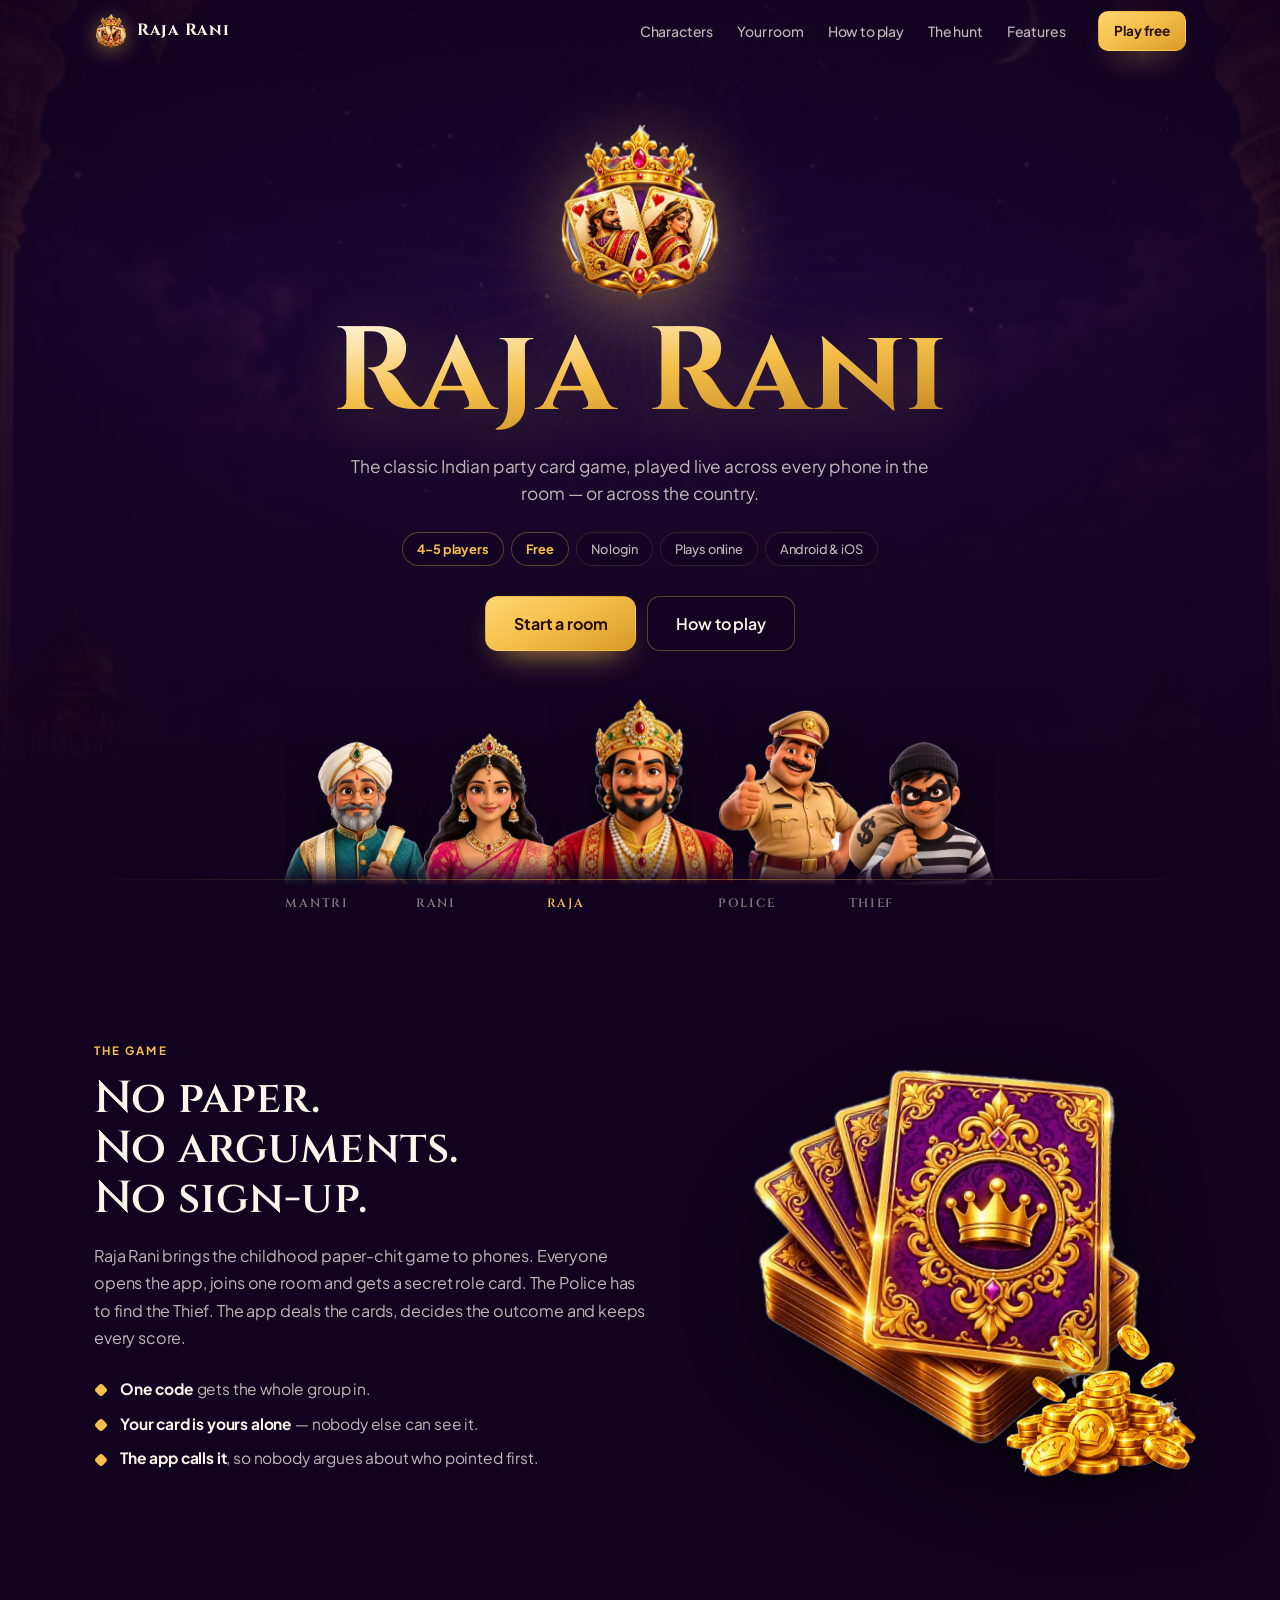
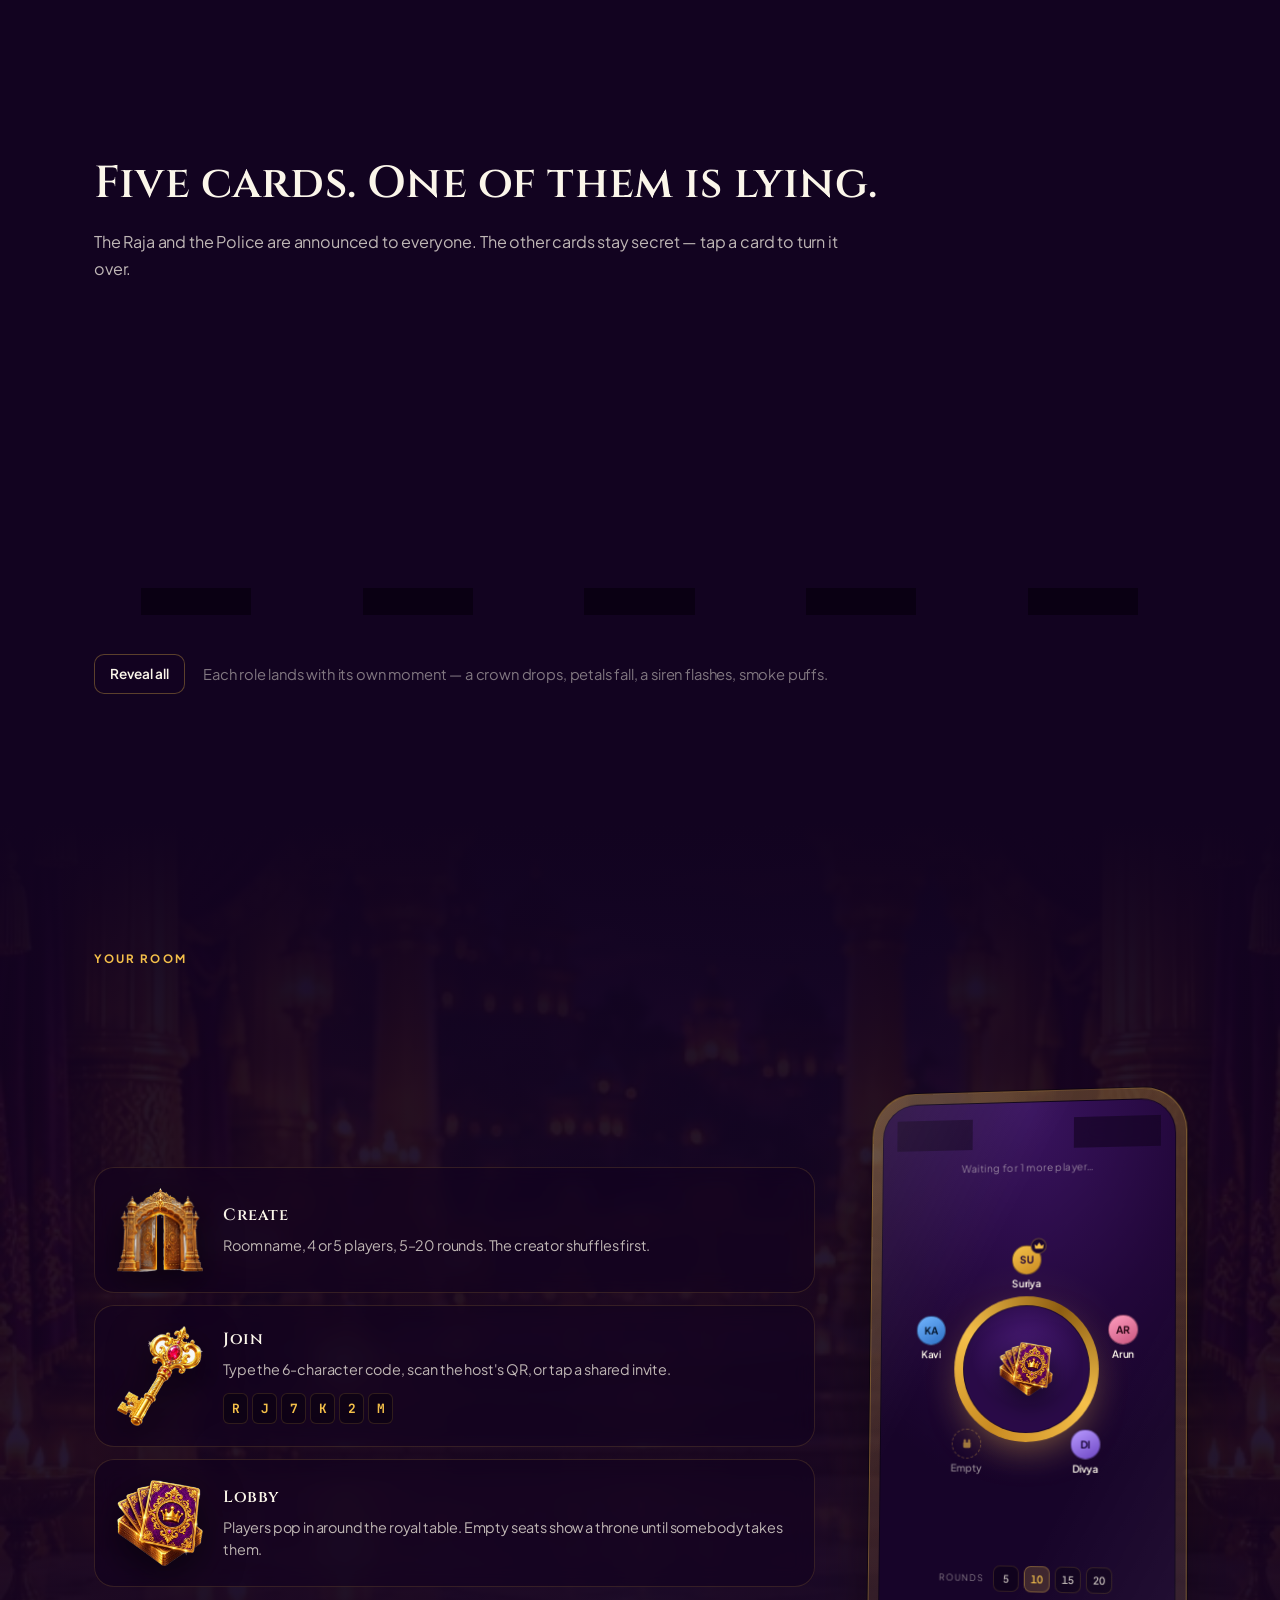
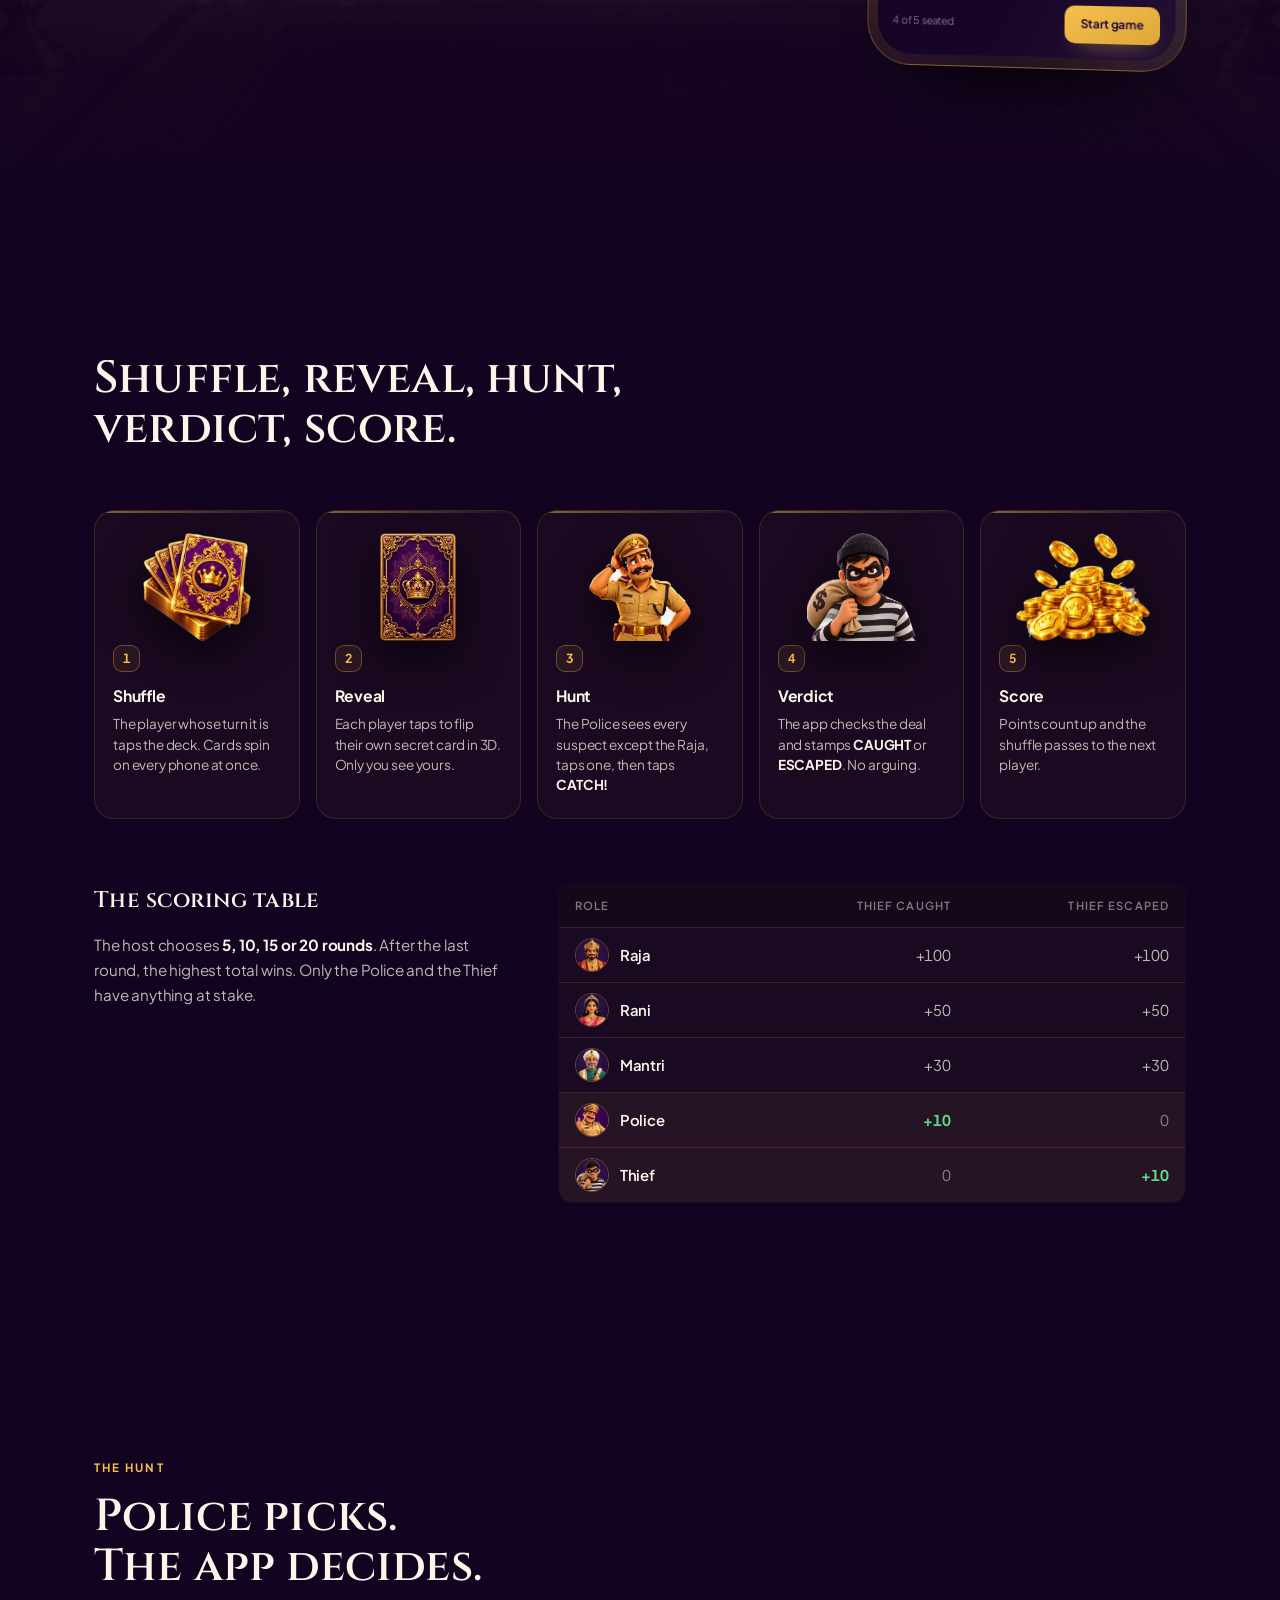
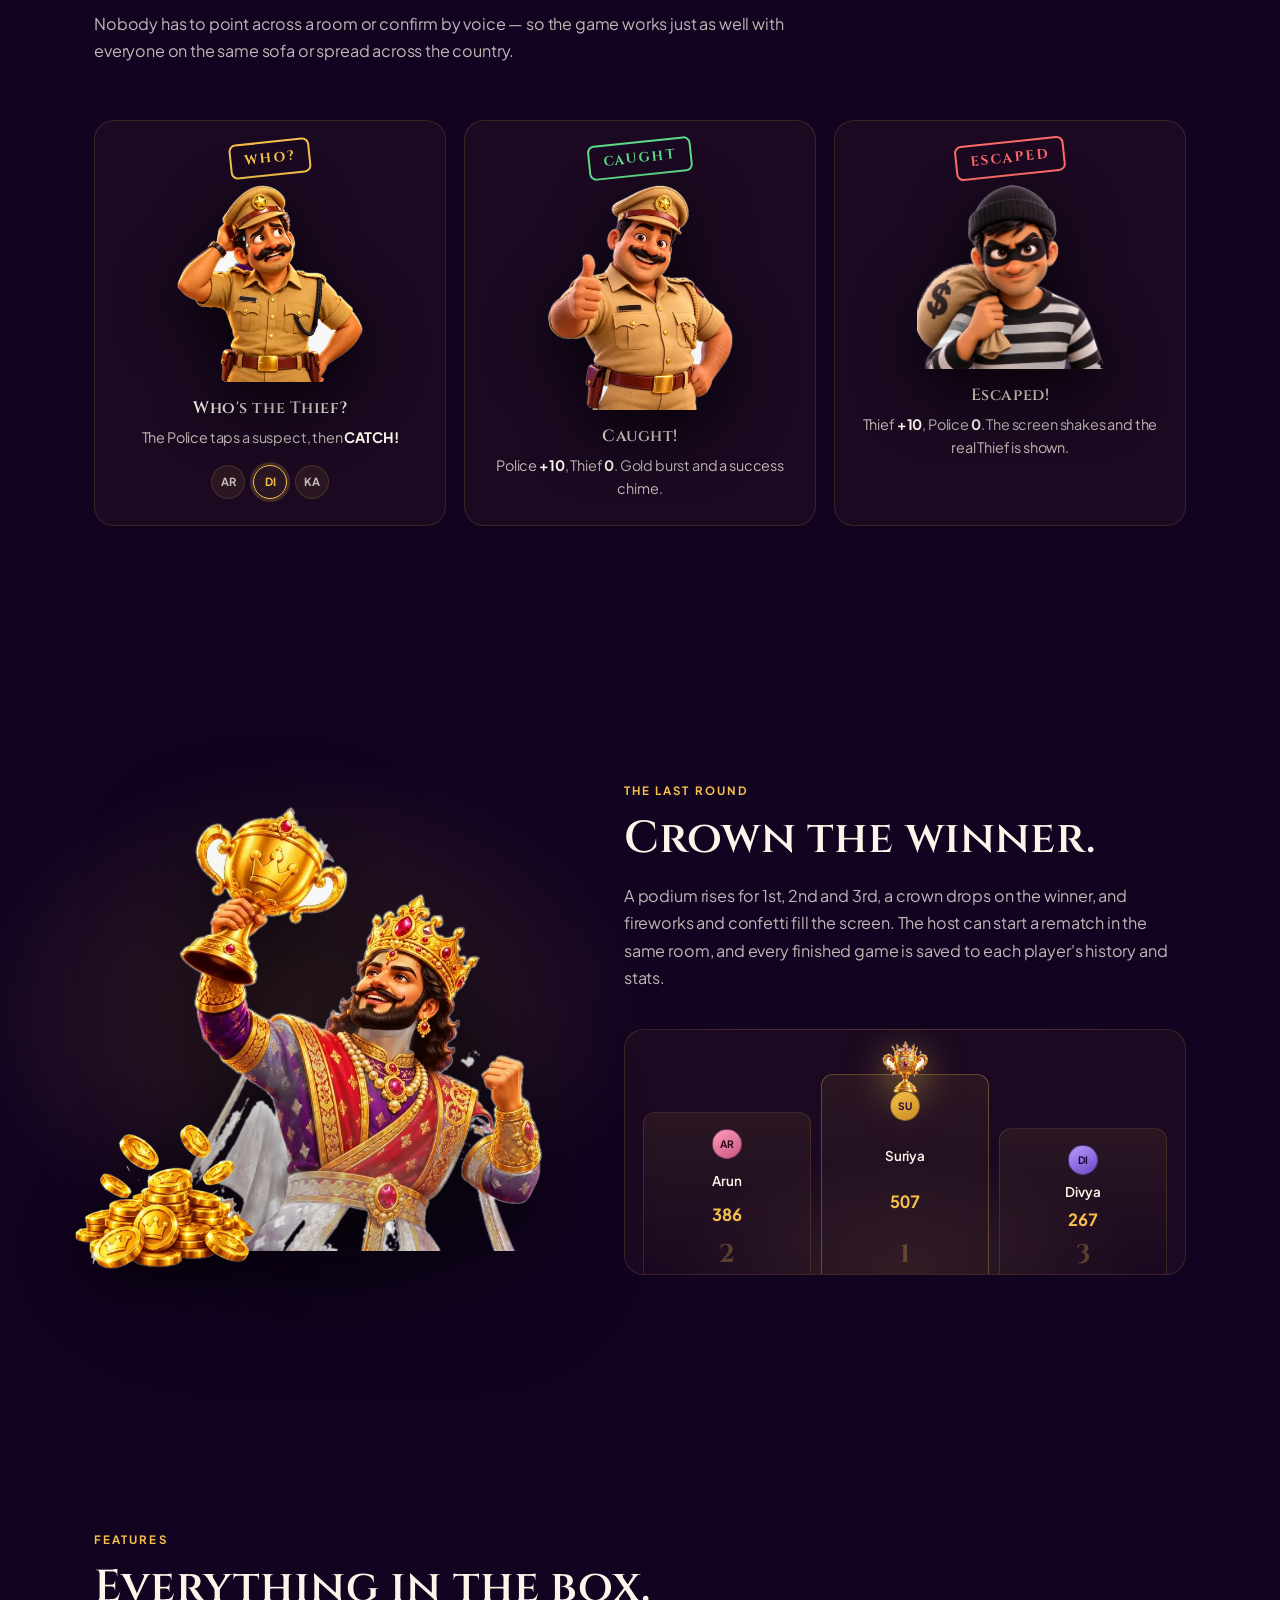
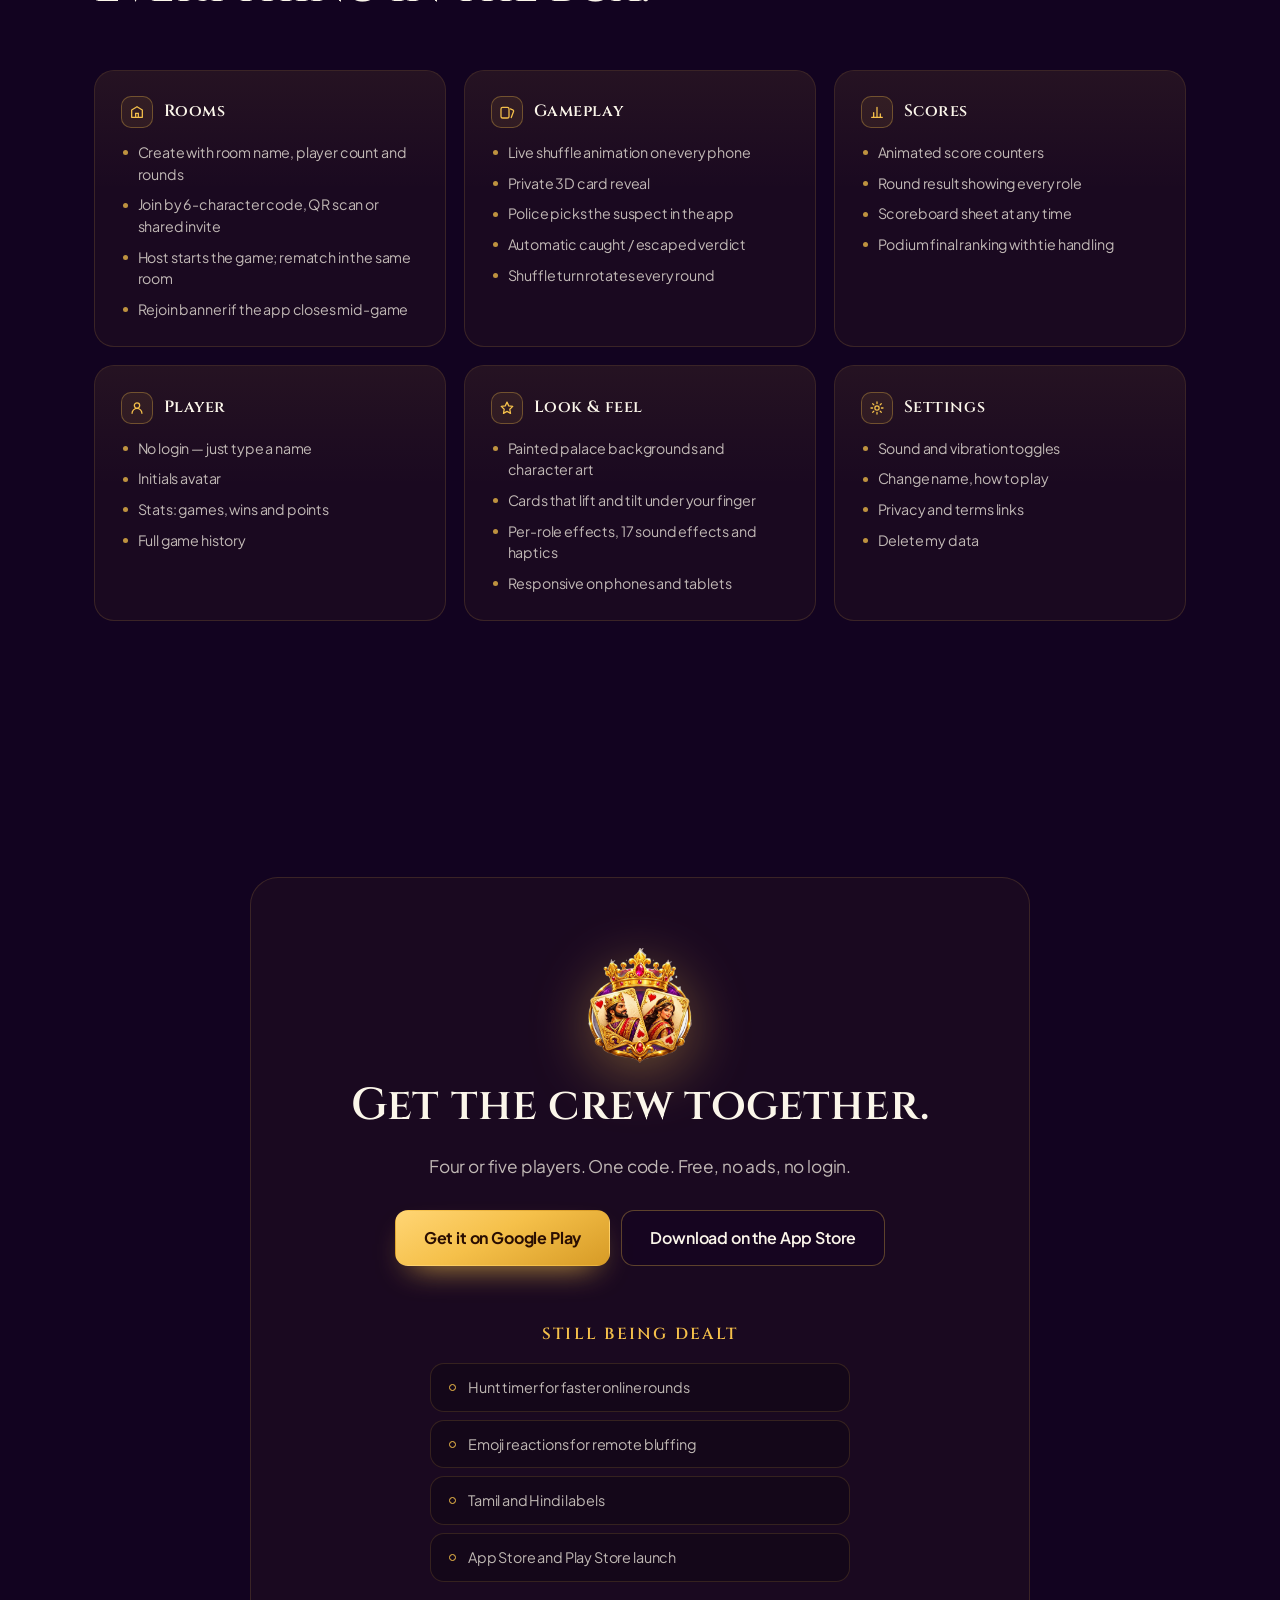
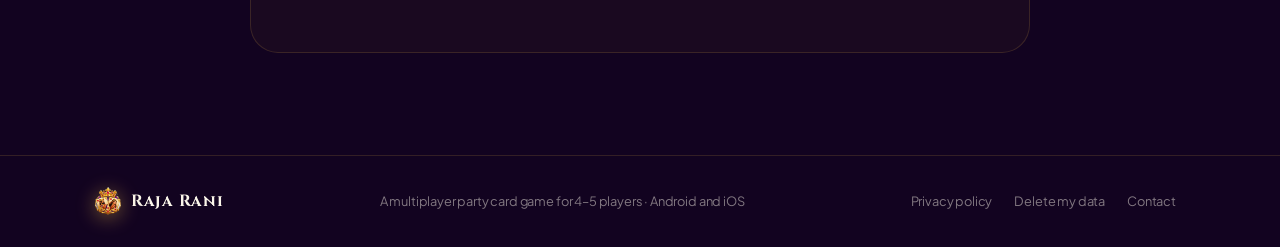
<file: index.html>
<!DOCTYPE html>
<html lang="en">
<head>
<meta charset="utf-8">
<meta name="viewport" content="width=device-width, initial-scale=1, viewport-fit=cover">
<title>Raja Rani — Multiplayer Party Card Game</title>
<meta name="description" content="The classic Indian party card game, played live across every phone in the room — or across the country. One room, one code, five secret roles. The Police has to find the Thief. Free, no login.">
<meta name="color-scheme" content="dark">
<meta name="theme-color" content="#130321">
<meta property="og:title" content="Raja Rani — Multiplayer Party Card Game">
<meta property="og:description" content="One room, one code, five secret roles. The Police has to find the Thief. Free, no login, 4–5 players.">
<meta property="og:type" content="website">
<meta property="og:image" content="assets/img/logo.webp">
<link rel="preconnect" href="https://fonts.googleapis.com">
<link rel="preconnect" href="https://fonts.gstatic.com" crossorigin>
<link href="https://fonts.googleapis.com/css2?family=Cinzel:wght@500;600;700&family=Plus+Jakarta+Sans:wght@400;500;600;700&family=JetBrains+Mono:wght@500&display=swap" rel="stylesheet">
<link rel="preload" as="image" href="assets/img/bg-palace.webp">
<link rel="preload" as="image" href="assets/img/logo.webp">
<link rel="stylesheet" href="styles.css">
<link rel="icon" href="assets/img/logo.webp">
</head>
<body>
<a class="skip-link" href="#main">Skip to content</a>

<!-- ───────── NAV ───────── -->
<header class="nav" id="nav">
  <div class="nav__inner">
    <a class="brand" href="#top" aria-label="Raja Rani, top of page">
      <img class="brand__mark" src="assets/img/logo.webp" alt="" width="36" height="36" decoding="async">
      <span class="brand__name">Raja&nbsp;Rani</span>
    </a>
    <nav class="nav__links" aria-label="Sections">
      <a href="#roles">Characters</a>
      <a href="#rooms">Your room</a>
      <a href="#round">How to play</a>
      <a href="#hunt">The hunt</a>
      <a href="#features">Features</a>
    </nav>
    <div class="nav__actions">
      <a class="btn btn--gold btn--sm" href="#get">Play free</a>
    </div>
  </div>
</header>

<main id="main">

<!-- ═════════ HERO ═════════ -->
<section class="hero" id="top">
  <div class="hero__bg" aria-hidden="true">
    <img src="assets/img/bg-palace.webp" alt="" width="619" height="1100" fetchpriority="high" decoding="async">
  </div>
  <div class="hero__rays" aria-hidden="true"></div>
  <div class="hero__veil" aria-hidden="true"></div>

  <div class="wrap hero__inner">
    <img class="hero__logo reveal" src="assets/img/logo.webp" alt="Raja Rani" width="691" height="760" fetchpriority="high" decoding="async">

    <h1 class="display reveal" style="--i:1">Raja Rani</h1>

    <p class="lede reveal" style="--i:2">
      The classic Indian party card game, played live across every phone in the room —
      or across the country.
    </p>

    <div class="chips reveal" style="--i:3">
      <span class="chip chip--gold">4–5 players</span>
      <span class="chip chip--gold">Free</span>
      <span class="chip">No login</span>
      <span class="chip">Plays online</span>
      <span class="chip">Android &amp; iOS</span>
    </div>

    <div class="hero__cta reveal" id="get" style="--i:4">
      <a class="btn btn--gold btn--lg" href="#rooms">Start a room</a>
      <a class="btn btn--ghost btn--lg" href="#round">How to play</a>
    </div>
  </div>

  <!-- the cast, lined up on the palace steps -->
  <div class="cast" aria-hidden="true">
    <figure class="cast__fig reveal" style="--i:0"><img src="assets/img/cut-mantri.webp" alt="" width="760" height="756" decoding="async"><figcaption>Mantri</figcaption></figure>
    <figure class="cast__fig reveal" style="--i:1"><img src="assets/img/cut-rani.webp" alt="" width="724" height="760" decoding="async"><figcaption>Rani</figcaption></figure>
    <figure class="cast__fig cast__fig--lead reveal" style="--i:2"><img src="assets/img/cut-raja.webp" alt="" width="760" height="760" decoding="async"><figcaption>Raja</figcaption></figure>
    <figure class="cast__fig reveal" style="--i:3"><img src="assets/img/cut-police.webp" alt="" width="632" height="760" decoding="async"><figcaption>Police</figcaption></figure>
    <figure class="cast__fig reveal" style="--i:4"><img src="assets/img/cut-thief.webp" alt="" width="760" height="750" decoding="async"><figcaption>Thief</figcaption></figure>
  </div>
  <div class="hero__fade" aria-hidden="true"></div>
</section>

<!-- ═════════ PITCH ═════════ -->
<section class="section pitch">
  <div class="wrap">
    <div class="pitch__grid">
      <div>
        <p class="eyebrow reveal">The game</p>
        <h2 class="h2 reveal" style="--i:1">No paper. No arguments.<br>No sign-up.</h2>
        <p class="section__lede reveal" style="--i:2">
          Raja Rani brings the childhood paper-chit game to phones. Everyone opens the app,
          joins one room and gets a secret role card. The Police has to find the Thief.
          The app deals the cards, decides the outcome and keeps every score.
        </p>
        <ul class="pitch__points" role="list">
          <li class="reveal" style="--i:0"><b>One code</b> gets the whole group in.</li>
          <li class="reveal" style="--i:1"><b>Your card is yours alone</b> — nobody else can see it.</li>
          <li class="reveal" style="--i:2"><b>The app calls it</b>, so nobody argues about who pointed first.</li>
        </ul>
      </div>
      <div class="pitch__art reveal" style="--i:1">
        <img class="pitch__deck" src="assets/img/deck.webp" alt="A fanned deck of ornate Raja Rani cards" width="619" height="620" loading="lazy" decoding="async">
        <img class="pitch__coins" src="assets/img/coins.webp" alt="" width="620" height="499" loading="lazy" decoding="async" aria-hidden="true">
      </div>
    </div>
  </div>
</section>

<!-- ═════════ CHARACTERS ═════════ -->
<section class="section roles" id="roles">
  <div class="wrap">
    <header class="section__head">
      <p class="eyebrow reveal">The characters</p>
      <h2 class="h2 reveal" style="--i:1">Five cards. One of them is lying.</h2>
      <p class="section__lede reveal" style="--i:2">
        The Raja and the Police are announced to everyone. The other cards stay secret —
        tap a card to turn it over.
      </p>
    </header>

    <div class="deckgrid" id="deckgrid">

      <button class="flip reveal" type="button" aria-pressed="false" style="--i:0" data-role="raja">
        <span class="flip__inner">
          <span class="flip__face flip__back">
            <img src="assets/img/card-back.webp" alt="" width="493" height="700" loading="lazy" decoding="async">
            <span class="flip__hint">Tap to reveal</span>
          </span>
          <span class="flip__face flip__front">
            <img src="assets/img/role-raja.webp" alt="" width="640" height="640" loading="lazy" decoding="async">
            <span class="rolecard__pts">+100</span>
            <span class="rolecard__text">
              <b class="rolecard__name">Raja</b>
              <span class="rolecard__sub">the king</span>
              <span class="rolecard__note">+100 every round</span>
            </span>
          </span>
        </span>
      </button>

      <button class="flip reveal" type="button" aria-pressed="false" style="--i:1" data-role="rani">
        <span class="flip__inner">
          <span class="flip__face flip__back">
            <img src="assets/img/card-back.webp" alt="" width="493" height="700" loading="lazy" decoding="async">
            <span class="flip__hint">Tap to reveal</span>
          </span>
          <span class="flip__face flip__front">
            <img src="assets/img/role-rani.webp" alt="" width="640" height="640" loading="lazy" decoding="async">
            <span class="rolecard__pts">+50</span>
            <span class="rolecard__text">
              <b class="rolecard__name">Rani</b>
              <span class="rolecard__sub">the queen</span>
              <span class="rolecard__note">+50 every round</span>
            </span>
          </span>
        </span>
      </button>

      <button class="flip reveal" type="button" aria-pressed="false" style="--i:2" data-role="mantri">
        <span class="flip__inner">
          <span class="flip__face flip__back">
            <img src="assets/img/card-back.webp" alt="" width="493" height="700" loading="lazy" decoding="async">
            <span class="flip__hint">Tap to reveal</span>
          </span>
          <span class="flip__face flip__front">
            <img src="assets/img/role-mantri.webp" alt="" width="640" height="640" loading="lazy" decoding="async">
            <span class="rolecard__pts">+30</span>
            <span class="rolecard__text">
              <b class="rolecard__name">Mantri</b>
              <span class="rolecard__sub">the minister</span>
              <span class="rolecard__note">+30 · 5 players only</span>
            </span>
          </span>
        </span>
      </button>

      <button class="flip reveal" type="button" aria-pressed="false" style="--i:3" data-role="police">
        <span class="flip__inner">
          <span class="flip__face flip__back">
            <img src="assets/img/card-back.webp" alt="" width="493" height="700" loading="lazy" decoding="async">
            <span class="flip__hint">Tap to reveal</span>
          </span>
          <span class="flip__face flip__front">
            <img src="assets/img/role-police.webp" alt="" width="640" height="640" loading="lazy" decoding="async">
            <span class="rolecard__pts">+10 / 0</span>
            <span class="rolecard__text">
              <b class="rolecard__name">Police</b>
              <span class="rolecard__sub">finds the Thief</span>
              <span class="rolecard__note">+10 if caught, 0 if wrong</span>
            </span>
          </span>
        </span>
      </button>

      <button class="flip reveal" type="button" aria-pressed="false" style="--i:4" data-role="thief">
        <span class="flip__inner">
          <span class="flip__face flip__back">
            <img src="assets/img/card-back.webp" alt="" width="493" height="700" loading="lazy" decoding="async">
            <span class="flip__hint">Tap to reveal</span>
          </span>
          <span class="flip__face flip__front">
            <img src="assets/img/role-thief.webp" alt="" width="640" height="640" loading="lazy" decoding="async">
            <span class="rolecard__pts">0 / +10</span>
            <span class="rolecard__text">
              <b class="rolecard__name">Thief</b>
              <span class="rolecard__sub">stays hidden</span>
              <span class="rolecard__note">+10 if escaped, 0 if caught</span>
            </span>
          </span>
        </span>
      </button>
    </div>

    <p class="deckgrid__foot reveal">
      <button class="btn btn--ghost btn--sm" type="button" id="flipAll">Reveal all</button>
      <span>Each role lands with its own moment — a crown drops, petals fall, a siren flashes, smoke puffs.</span>
    </p>
  </div>
</section>

<!-- ═════════ ROOMS ═════════ -->
<section class="section rooms" id="rooms">
  <div class="rooms__bg" aria-hidden="true">
    <img src="assets/img/bg-hall.webp" alt="" width="619" height="1100" loading="lazy" decoding="async">
  </div>
  <div class="wrap">
    <header class="section__head">
      <p class="eyebrow reveal">Your room</p>
      <h2 class="h2 reveal" style="--i:1">Six letters. Everybody's in.</h2>
    </header>

    <div class="rooms__grid">
      <div class="rooms__tiles">
        <article class="tile reveal" style="--i:0">
          <img class="tile__art" src="assets/img/door.webp" alt="" width="700" height="680" loading="lazy" decoding="async">
          <div>
            <h3>Create</h3>
            <p>Room name, 4 or 5 players, 5–20 rounds. The creator shuffles first.</p>
          </div>
        </article>
        <article class="tile reveal" style="--i:1">
          <img class="tile__art" src="assets/img/key.webp" alt="" width="533" height="620" loading="lazy" decoding="async">
          <div>
            <h3>Join</h3>
            <p>Type the 6-character code, scan the host's QR, or tap a shared invite.</p>
            <span class="codepill" aria-hidden="true"><b>R</b><b>J</b><b>7</b><b>K</b><b>2</b><b>M</b></span>
          </div>
        </article>
        <article class="tile reveal" style="--i:2">
          <img class="tile__art" src="assets/img/deck.webp" alt="" width="619" height="620" loading="lazy" decoding="async">
          <div>
            <h3>Lobby</h3>
            <p>Players pop in around the royal table. Empty seats show a throne until somebody takes them.</p>
          </div>
        </article>
      </div>

      <!-- the royal table, live -->
      <div class="rooms__device reveal" style="--i:1">
        <div class="device" id="heroDevice">
          <div class="device__screen">
            <div class="lobby">
              <div class="lobby__top">
                <span class="roomchip"><span class="roomchip__dot"></span>RJ7K2M</span>
                <span class="roomchip roomchip--ghost">Round 1 / 10</span>
              </div>
              <p class="lobby__wait">Waiting for 1 more player…</p>
              <div class="table" role="img" aria-label="Five seats around a royal table — four players joined, one empty throne, with the deck in the middle.">
                <div class="table__rim"></div>
                <div class="table__felt"></div>
                <img class="deck-img" src="assets/img/deck.webp" alt="" width="619" height="620" loading="lazy" decoding="async">
                <div class="seat seat--host" style="--a:0deg"><span class="ava">SU<i class="ava__host" aria-hidden="true"><svg viewBox="0 0 24 24" width="11" height="11"><path d="M3.4 17 1.6 7l5.2 3.8L12 3.6l5.2 7.2L22.4 7l-1.8 10z" fill="currentColor"/></svg></i></span><b>Suriya</b></div>
                <div class="seat" style="--a:72deg"><span class="ava" data-c="2">AR</span><b>Arun</b></div>
                <div class="seat" style="--a:144deg"><span class="ava" data-c="3">DI</span><b>Divya</b></div>
                <div class="seat seat--empty" style="--a:216deg">
                  <span class="ava ava--throne" aria-hidden="true">
                    <svg viewBox="0 0 24 24" width="13" height="13"><path fill="currentColor" d="M6 9V5a2 2 0 114 0v4h4V5a2 2 0 114 0v4h1v7a3 3 0 01-3 3H8a3 3 0 01-3-3V9z" opacity=".6"/></svg>
                  </span><b>Empty</b>
                </div>
                <div class="seat" style="--a:288deg"><span class="ava" data-c="4">KA</span><b>Kavi</b></div>
              </div>

              <div class="lobby__rounds" aria-hidden="true">
                <span class="lr__label">Rounds</span>
                <span class="lr">5</span><span class="lr is-on">10</span><span class="lr">15</span><span class="lr">20</span>
              </div>
              <div class="lobby__foot">
                <span class="lobby__meta">4 of 5 seated</span>
                <span class="lobby__btn">Start game</span>
              </div>
            </div>
          </div>
          <div class="device__glare" aria-hidden="true"></div>
        </div>
        <div class="device__shadow" aria-hidden="true"></div>
      </div>
    </div>
  </div>
</section>

<!-- ═════════ HOW A ROUND WORKS ═════════ -->
<section class="section" id="round">
  <div class="wrap">
    <header class="section__head">
      <p class="eyebrow reveal">How a round works</p>
      <h2 class="h2 reveal" style="--i:1">Shuffle, reveal, hunt,<br>verdict, score.</h2>
    </header>

    <ol class="steps" role="list">
      <li class="step reveal" style="--i:0">
        <img class="step__art" src="assets/img/deck.webp" alt="" width="619" height="620" loading="lazy" decoding="async">
        <span class="step__n">1</span><h3>Shuffle</h3>
        <p>The player whose turn it is taps the deck. Cards spin on every phone at once.</p>
      </li>
      <li class="step reveal" style="--i:1">
        <img class="step__art" src="assets/img/card-back.webp" alt="" width="493" height="700" loading="lazy" decoding="async">
        <span class="step__n">2</span><h3>Reveal</h3>
        <p>Each player taps to flip their own secret card in 3D. Only you see yours.</p>
      </li>
      <li class="step reveal" style="--i:2">
        <img class="step__art" src="assets/img/cut-police-think.webp" alt="" width="721" height="760" loading="lazy" decoding="async">
        <span class="step__n">3</span><h3>Hunt</h3>
        <p>The Police sees every suspect except the Raja, taps one, then taps <b>CATCH!</b></p>
      </li>
      <li class="step reveal" style="--i:3">
        <img class="step__art" src="assets/img/cut-thief.webp" alt="" width="760" height="750" loading="lazy" decoding="async">
        <span class="step__n">4</span><h3>Verdict</h3>
        <p>The app checks the deal and stamps <b>CAUGHT</b> or <b>ESCAPED</b>. No arguing.</p>
      </li>
      <li class="step reveal" style="--i:4">
        <img class="step__art" src="assets/img/coins.webp" alt="" width="620" height="499" loading="lazy" decoding="async">
        <span class="step__n">5</span><h3>Score</h3>
        <p>Points count up and the shuffle passes to the next player.</p>
      </li>
    </ol>

    <div class="scorewrap">
      <div class="scorewrap__copy reveal">
        <h3 class="h3">The scoring table</h3>
        <p>The host chooses <b>5, 10, 15 or 20 rounds</b>. After the last round, the highest total wins. Only the Police and the Thief have anything at stake.</p>
      </div>
      <table class="matrix reveal" style="--i:1">
        <caption class="sr-only">Points per role by outcome</caption>
        <thead>
          <tr><th scope="col">Role</th><th scope="col">Thief caught</th><th scope="col">Thief escaped</th></tr>
        </thead>
        <tbody>
          <tr><th scope="row"><img src="assets/img/role-raja.webp" alt="" width="640" height="640" loading="lazy" decoding="async">Raja</th><td>+100</td><td>+100</td></tr>
          <tr><th scope="row"><img src="assets/img/role-rani.webp" alt="" width="640" height="640" loading="lazy" decoding="async">Rani</th><td>+50</td><td>+50</td></tr>
          <tr><th scope="row"><img src="assets/img/role-mantri.webp" alt="" width="640" height="640" loading="lazy" decoding="async">Mantri</th><td>+30</td><td>+30</td></tr>
          <tr class="is-live"><th scope="row"><img src="assets/img/role-police.webp" alt="" width="640" height="640" loading="lazy" decoding="async">Police</th><td class="win">+10</td><td class="lose">0</td></tr>
          <tr class="is-live"><th scope="row"><img src="assets/img/role-thief.webp" alt="" width="640" height="640" loading="lazy" decoding="async">Thief</th><td class="lose">0</td><td class="win">+10</td></tr>
        </tbody>
      </table>
    </div>
  </div>
</section>

<!-- ═════════ THE HUNT ═════════ -->
<section class="section hunt" id="hunt">
  <div class="wrap">
    <header class="section__head">
      <p class="eyebrow reveal">The hunt</p>
      <h2 class="h2 reveal" style="--i:1">Police picks.<br>The app decides.</h2>
      <p class="section__lede reveal" style="--i:2">
        Nobody has to point across a room or confirm by voice — so the game works just as
        well with everyone on the same sofa or spread across the country.
      </p>
    </header>

    <div class="trio">
      <article class="tile tile--hunt reveal" style="--i:0">
        <span class="stamp stamp--ask" aria-hidden="true">WHO?</span>
        <img class="hunt__art" src="assets/img/cut-police-think.webp" alt="The Police scratching his head, deciding who to accuse" width="721" height="760" loading="lazy" decoding="async">
        <h3>Who's the Thief?</h3>
        <p>The Police taps a suspect, then <b>CATCH!</b></p>
        <div class="suspects" aria-hidden="true">
          <span class="sus">AR</span><span class="sus is-picked">DI</span><span class="sus">KA</span>
        </div>
      </article>
      <article class="tile tile--hunt reveal" style="--i:1">
        <span class="stamp stamp--caught" aria-hidden="true">CAUGHT</span>
        <img class="hunt__art" src="assets/img/cut-police.webp" alt="The Police giving a thumbs up" width="632" height="760" loading="lazy" decoding="async">
        <h3>Caught!</h3>
        <p>Police <b>+10</b>, Thief <b>0</b>. Gold burst and a success chime.</p>
      </article>
      <article class="tile tile--hunt reveal" style="--i:2">
        <span class="stamp stamp--escaped" aria-hidden="true">ESCAPED</span>
        <img class="hunt__art" src="assets/img/cut-thief.webp" alt="The Thief grinning with a swag bag over his shoulder" width="760" height="750" loading="lazy" decoding="async">
        <h3>Escaped!</h3>
        <p>Thief <b>+10</b>, Police <b>0</b>. The screen shakes and the real Thief is shown.</p>
      </article>
    </div>
  </div>
</section>

<!-- ═════════ WINNER ═════════ -->
<section class="section winner" id="winner">
  <div class="winner__glow" aria-hidden="true"></div>
  <div class="wrap">
    <div class="winner__grid">
      <figure class="winner__art reveal">
        <img class="winner__raja" src="assets/img/raja-winner.webp" alt="The Raja holding a golden trophy aloft in victory" width="747" height="792" loading="lazy" decoding="async">
        <img class="winner__coins" src="assets/img/coins.webp" alt="" width="620" height="499" loading="lazy" decoding="async" aria-hidden="true">
      </figure>

      <div class="winner__copy">
        <p class="eyebrow reveal">The last round</p>
        <h2 class="h2 reveal" style="--i:1">Crown the winner.</h2>
        <p class="section__lede reveal" style="--i:2">
          A podium rises for 1st, 2nd and 3rd, a crown drops on the winner, and fireworks
          and confetti fill the screen. The host can start a rematch in the same room, and
          every finished game is saved to each player's history and stats.
        </p>

        <div class="podium-wrap reveal" style="--i:1">
          <div class="podium" id="podium" role="img" aria-label="A three-place podium: Suriya first with 620 points, Arun second with 430, Divya third with 380.">
            <div class="pod pod--2"><span class="ava" data-c="2">AR</span><b>Arun</b><em data-count="430">0</em><i>2</i></div>
            <div class="pod pod--1">
              <img class="pod__trophy" src="assets/img/trophy.webp" alt="" width="553" height="620" loading="lazy" decoding="async">
              <span class="ava">SU</span><b>Suriya</b><em data-count="620">0</em><i>1</i>
            </div>
            <div class="pod pod--3"><span class="ava" data-c="3">DI</span><b>Divya</b><em data-count="380">0</em><i>3</i></div>
          </div>
        </div>
      </div>
    </div>
  </div>
</section>

<!-- ═════════ FEATURES ═════════ -->
<section class="section" id="features">
  <div class="wrap">
    <header class="section__head">
      <p class="eyebrow reveal">Features</p>
      <h2 class="h2 reveal" style="--i:1">Everything in the box.</h2>
    </header>

    <div class="bento">
      <article class="card reveal" style="--i:0">
        <h3 class="card__title"><span class="card__ico" aria-hidden="true">
          <svg viewBox="0 0 24 24" width="16" height="16"><path fill="none" stroke="currentColor" stroke-width="1.9" stroke-linejoin="round" d="M4 20V9l8-5 8 5v11z"/><path fill="none" stroke="currentColor" stroke-width="1.9" d="M10 20v-6h4v6"/></svg>
        </span>Rooms</h3>
        <ul role="list">
          <li>Create with room name, player count and rounds</li>
          <li>Join by 6-character code, QR scan or shared invite</li>
          <li>Host starts the game; rematch in the same room</li>
          <li>Rejoin banner if the app closes mid-game</li>
        </ul>
      </article>

      <article class="card reveal" style="--i:1">
        <h3 class="card__title"><span class="card__ico" aria-hidden="true">
          <svg viewBox="0 0 24 24" width="16" height="16"><rect x="3" y="5" width="12" height="16" rx="2.4" fill="none" stroke="currentColor" stroke-width="1.9"/><path d="M17 7.4 20.6 8.7a2 2 0 011.2 2.6l-3.4 9" fill="none" stroke="currentColor" stroke-width="1.9" stroke-linecap="round"/></svg>
        </span>Gameplay</h3>
        <ul role="list">
          <li>Live shuffle animation on every phone</li>
          <li>Private 3D card reveal</li>
          <li>Police picks the suspect in the app</li>
          <li>Automatic caught / escaped verdict</li>
          <li>Shuffle turn rotates every round</li>
        </ul>
      </article>

      <article class="card reveal" style="--i:2">
        <h3 class="card__title"><span class="card__ico" aria-hidden="true">
          <svg viewBox="0 0 24 24" width="16" height="16"><path fill="none" stroke="currentColor" stroke-width="1.9" stroke-linecap="round" d="M4 20h16M7 20v-7M12 20V5M17 20v-5"/></svg>
        </span>Scores</h3>
        <ul role="list">
          <li>Animated score counters</li>
          <li>Round result showing every role</li>
          <li>Scoreboard sheet at any time</li>
          <li>Podium final ranking with tie handling</li>
        </ul>
      </article>

      <article class="card reveal" style="--i:0">
        <h3 class="card__title"><span class="card__ico" aria-hidden="true">
          <svg viewBox="0 0 24 24" width="16" height="16"><circle cx="12" cy="8.4" r="4" fill="none" stroke="currentColor" stroke-width="1.9"/><path fill="none" stroke="currentColor" stroke-width="1.9" stroke-linecap="round" d="M4.6 20a7.4 7.4 0 0114.8 0"/></svg>
        </span>Player</h3>
        <ul role="list">
          <li>No login — just type a name</li>
          <li>Initials avatar</li>
          <li>Stats: games, wins and points</li>
          <li>Full game history</li>
        </ul>
      </article>

      <article class="card reveal" style="--i:1">
        <h3 class="card__title"><span class="card__ico" aria-hidden="true">
          <svg viewBox="0 0 24 24" width="16" height="16"><path fill="none" stroke="currentColor" stroke-width="1.9" stroke-linejoin="round" d="M12 3.2l2.6 5.6 6 .8-4.4 4.3 1.1 6.1L12 17.1 6.7 20l1.1-6.1L3.4 9.6l6-.8z"/></svg>
        </span>Look &amp; feel</h3>
        <ul role="list">
          <li>Painted palace backgrounds and character art</li>
          <li>Cards that lift and tilt under your finger</li>
          <li>Per-role effects, 17 sound effects and haptics</li>
          <li>Responsive on phones and tablets</li>
        </ul>
      </article>

      <article class="card reveal" style="--i:2">
        <h3 class="card__title"><span class="card__ico" aria-hidden="true">
          <svg viewBox="0 0 24 24" width="16" height="16"><circle cx="12" cy="12" r="3.2" fill="none" stroke="currentColor" stroke-width="1.9"/><path fill="none" stroke="currentColor" stroke-width="1.9" stroke-linecap="round" d="M12 3v2.4M12 18.6V21M21 12h-2.4M5.4 12H3M18.4 5.6l-1.7 1.7M7.3 16.7l-1.7 1.7M18.4 18.4l-1.7-1.7M7.3 7.3 5.6 5.6"/></svg>
        </span>Settings</h3>
        <ul role="list">
          <li>Sound and vibration toggles</li>
          <li>Change name, how to play</li>
          <li>Privacy and terms links</li>
          <li>Delete my data</li>
        </ul>
      </article>
    </div>
  </div>
</section>

<!-- ═════════ CTA / NEXT ═════════ -->
<section class="section next">
  <div class="wrap wrap--narrow next__inner">
    <div class="next__glow" aria-hidden="true"></div>
    <img class="next__logo reveal" src="assets/img/logo.webp" alt="" width="691" height="760" loading="lazy" decoding="async" aria-hidden="true">
    <h2 class="h2 reveal" style="--i:1">Get the crew together.</h2>
    <p class="lede reveal" style="--i:2">Four or five players. One code. Free, no ads, no login.</p>
    <div class="hero__cta reveal" style="--i:3">
      <a class="btn btn--gold btn--lg" href="#">Get it on Google Play</a>
      <a class="btn btn--ghost btn--lg" href="#">Download on the App Store</a>
    </div>

    <h3 class="next__title reveal">Still being dealt</h3>
    <ul class="nextlist" role="list">
      <li class="reveal" style="--i:0"><span class="nextlist__dot" aria-hidden="true"></span>Hunt timer for faster online rounds</li>
      <li class="reveal" style="--i:1"><span class="nextlist__dot" aria-hidden="true"></span>Emoji reactions for remote bluffing</li>
      <li class="reveal" style="--i:2"><span class="nextlist__dot" aria-hidden="true"></span>Tamil and Hindi labels</li>
      <li class="reveal" style="--i:3"><span class="nextlist__dot" aria-hidden="true"></span>App Store and Play Store launch</li>
    </ul>
  </div>
</section>

</main>

<footer class="footer">
  <div class="wrap footer__inner">
    <a class="brand brand--sm" href="#top">
      <img class="brand__mark" src="assets/img/logo.webp" alt="" width="30" height="30" loading="lazy" decoding="async">
      <span class="brand__name">Raja Rani</span>
    </a>
    <p class="footer__legal">A multiplayer party card game for 4–5 players · Android and iOS</p>
    <nav class="footer__links" aria-label="Legal">
      <a href="privacy.html">Privacy policy</a>
      <a href="privacy.html#delete">Delete my data</a>
      <a href="mailto:kumaranthiru478@gmail.com">Contact</a>
    </nav>
  </div>
</footer>

<script src="app.js" defer></script>
</body>
</html>
</file>
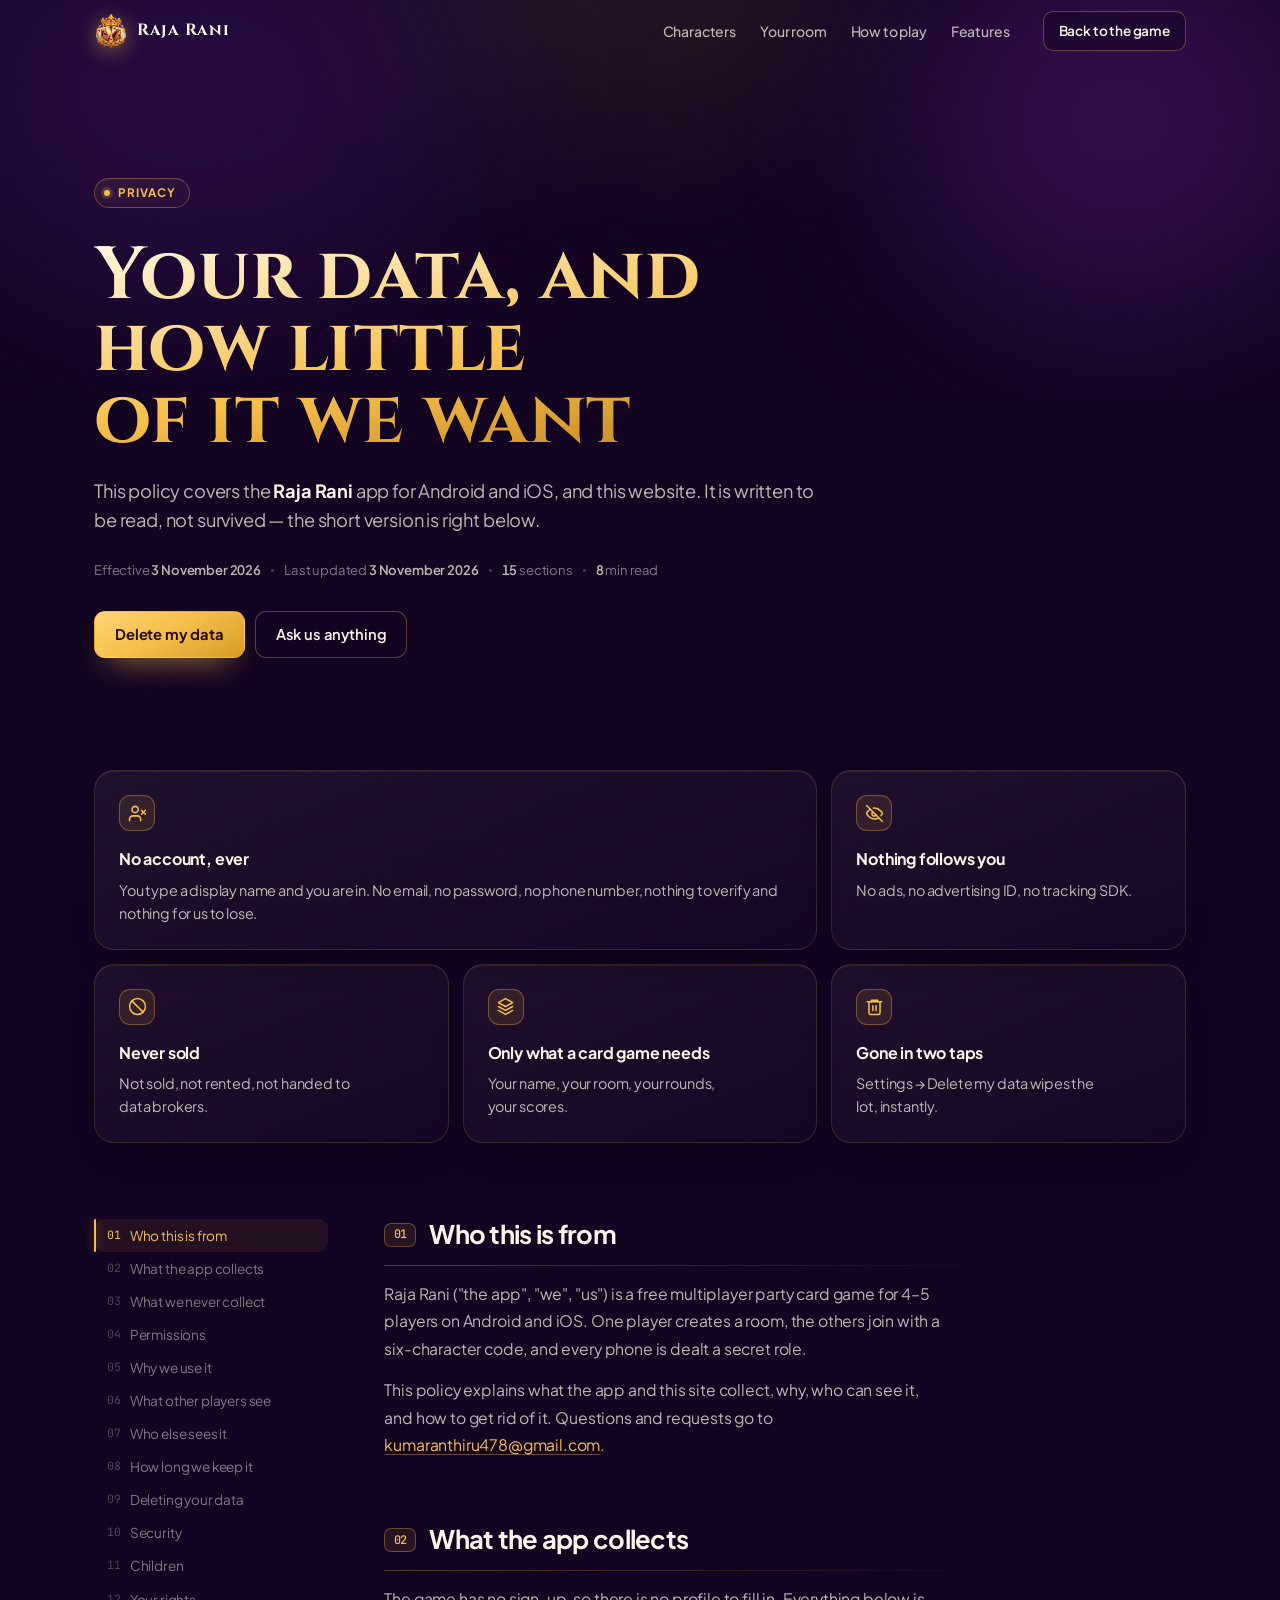
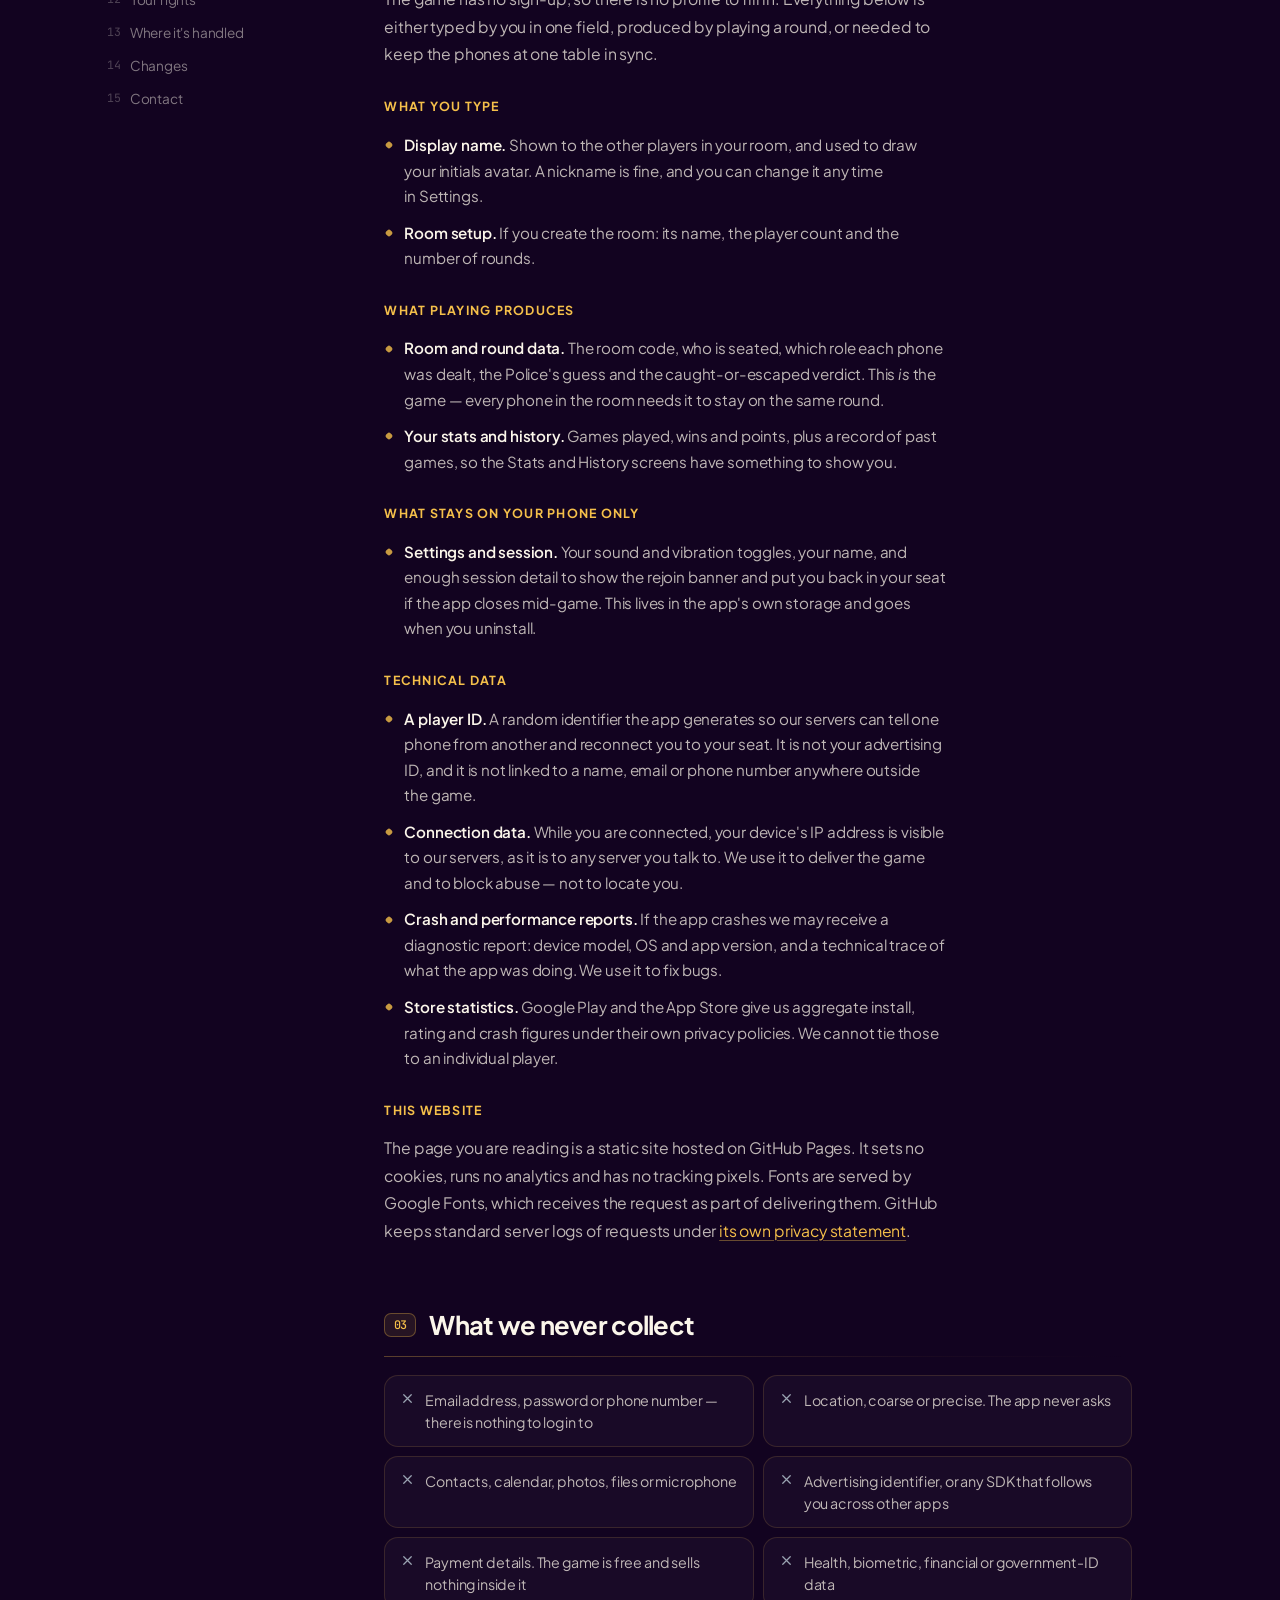
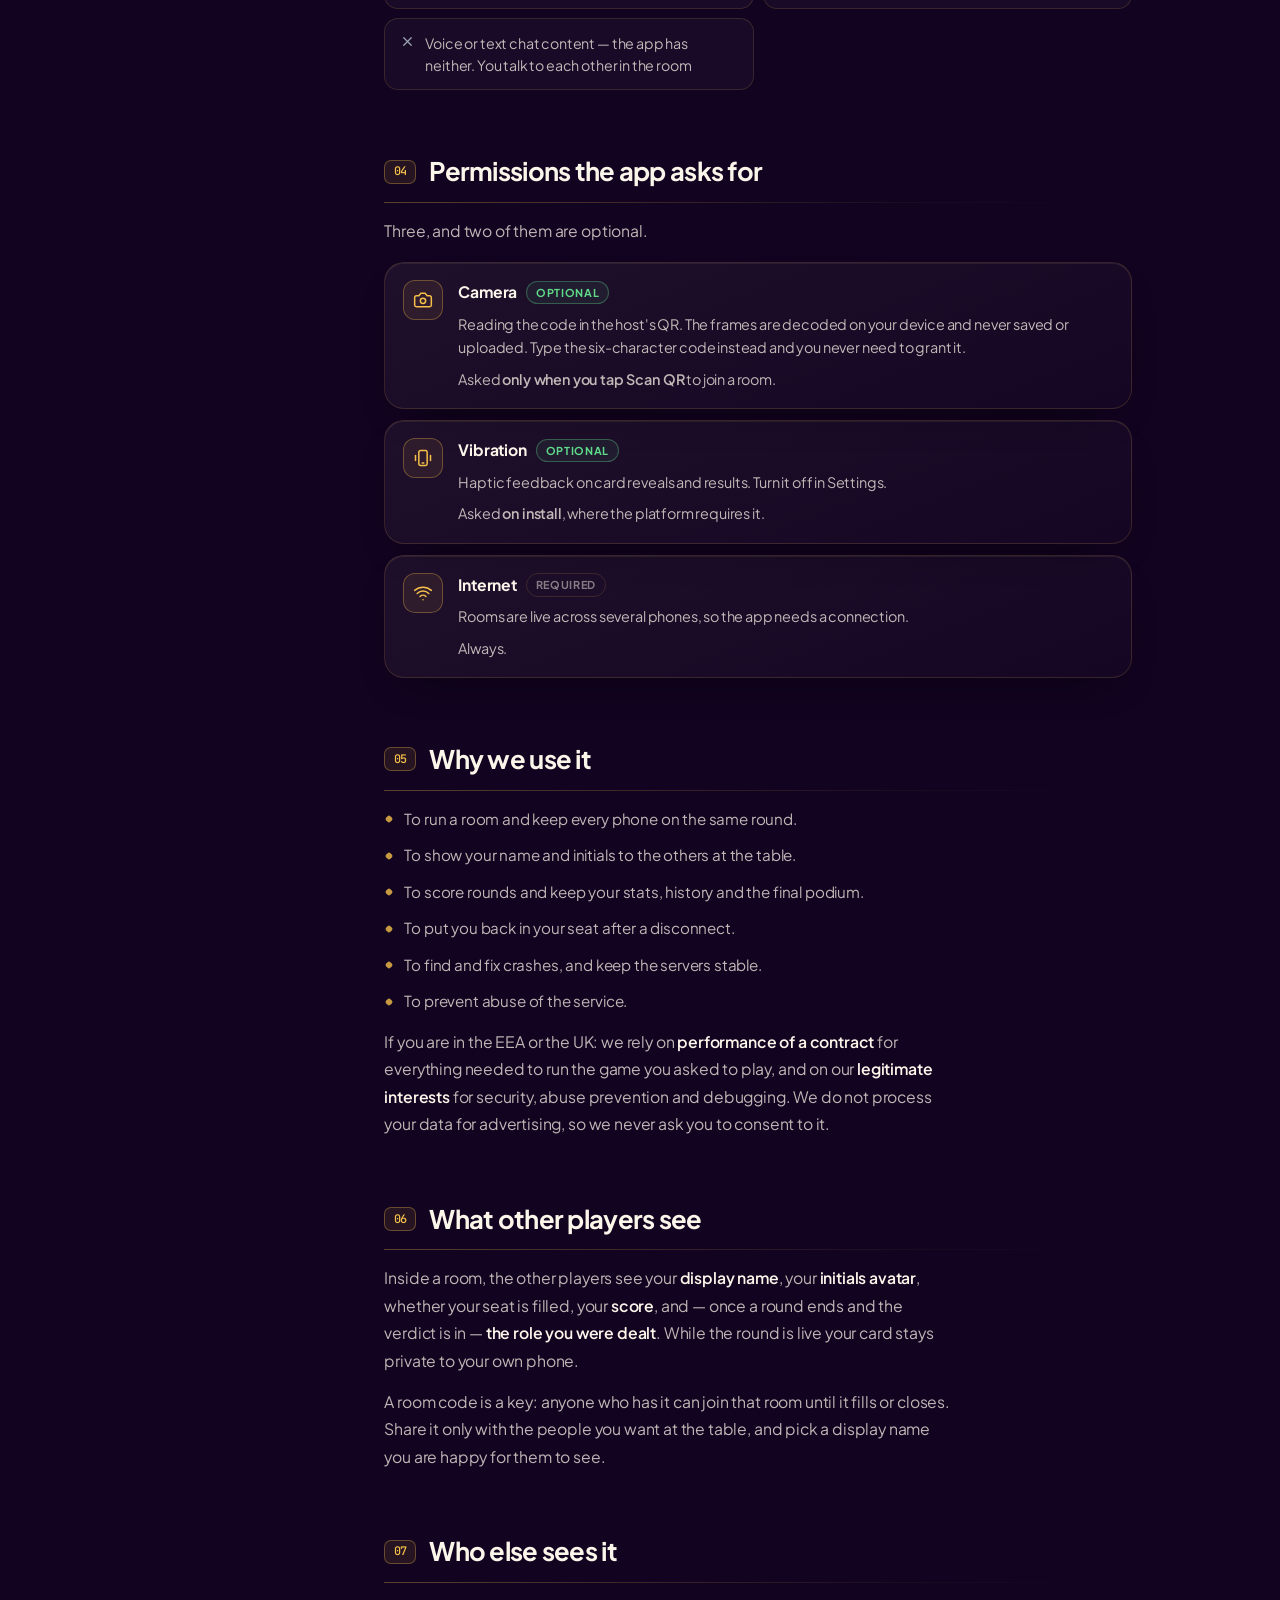
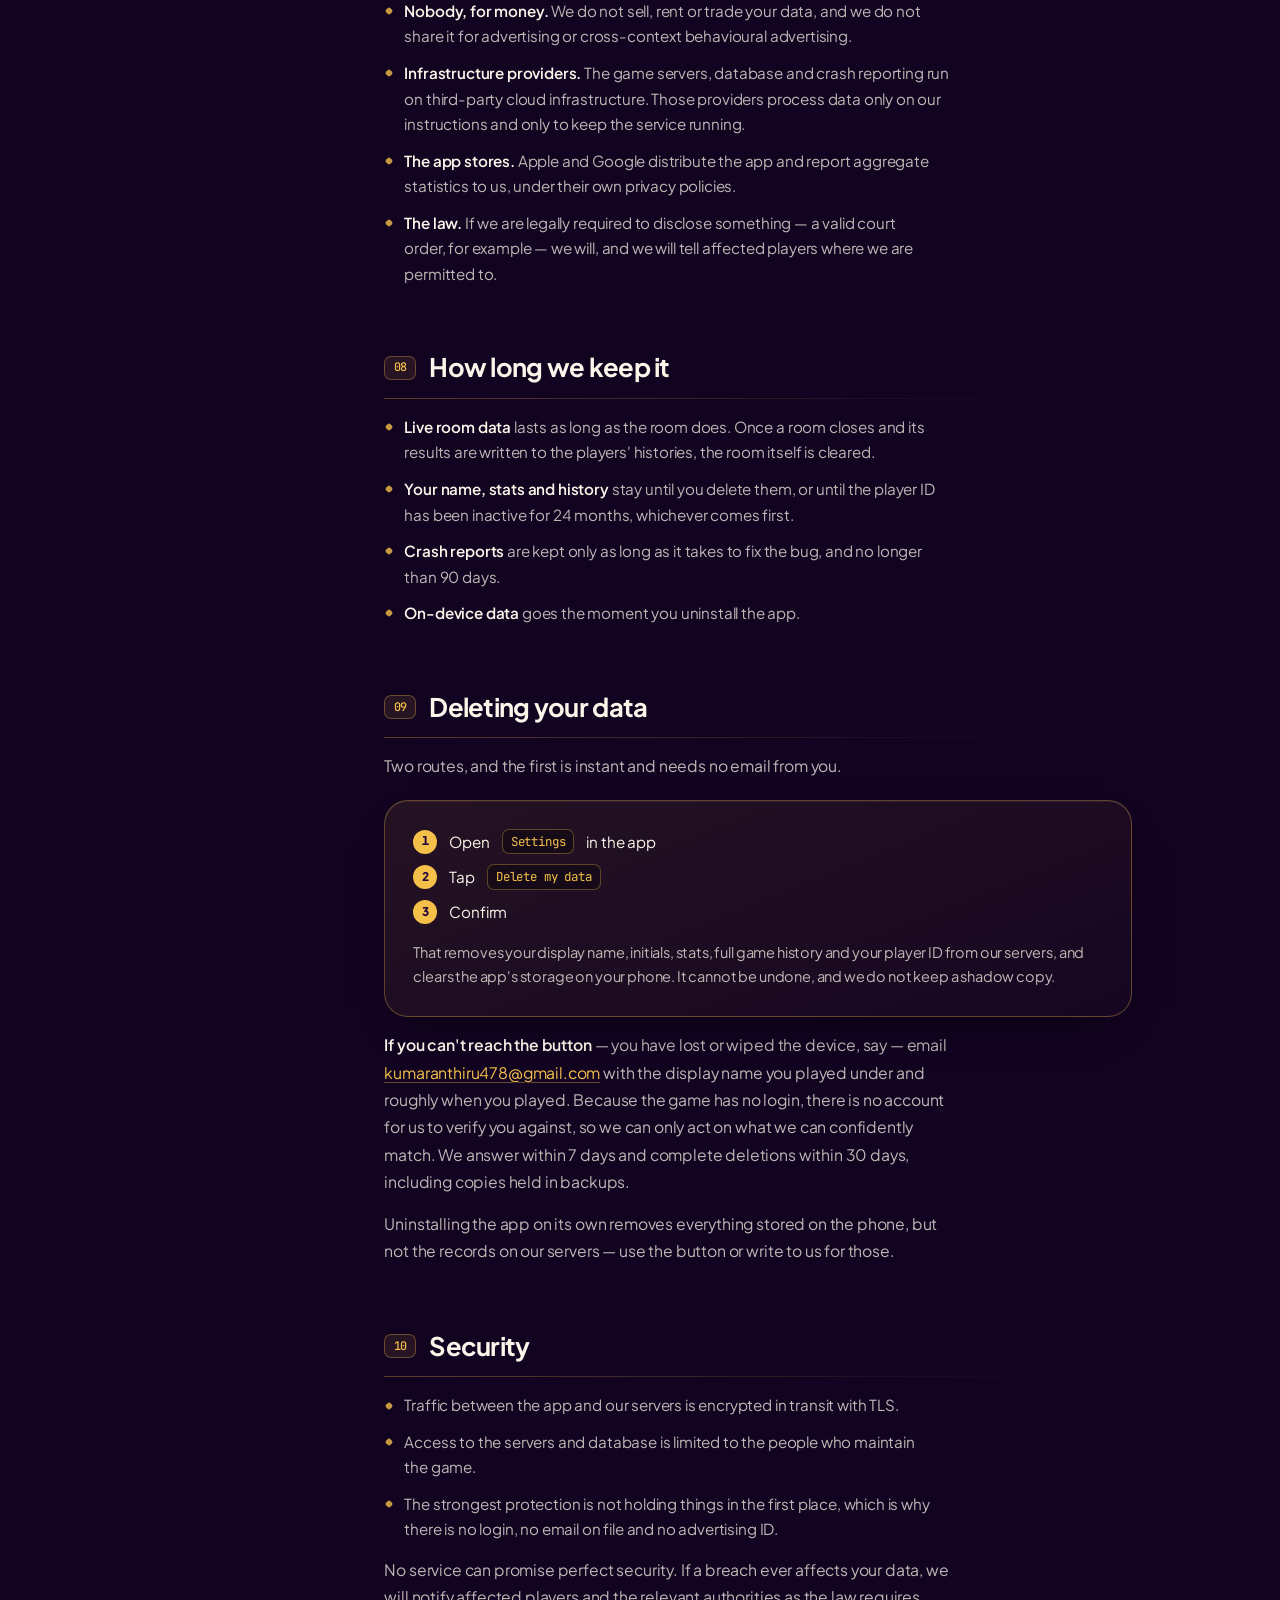
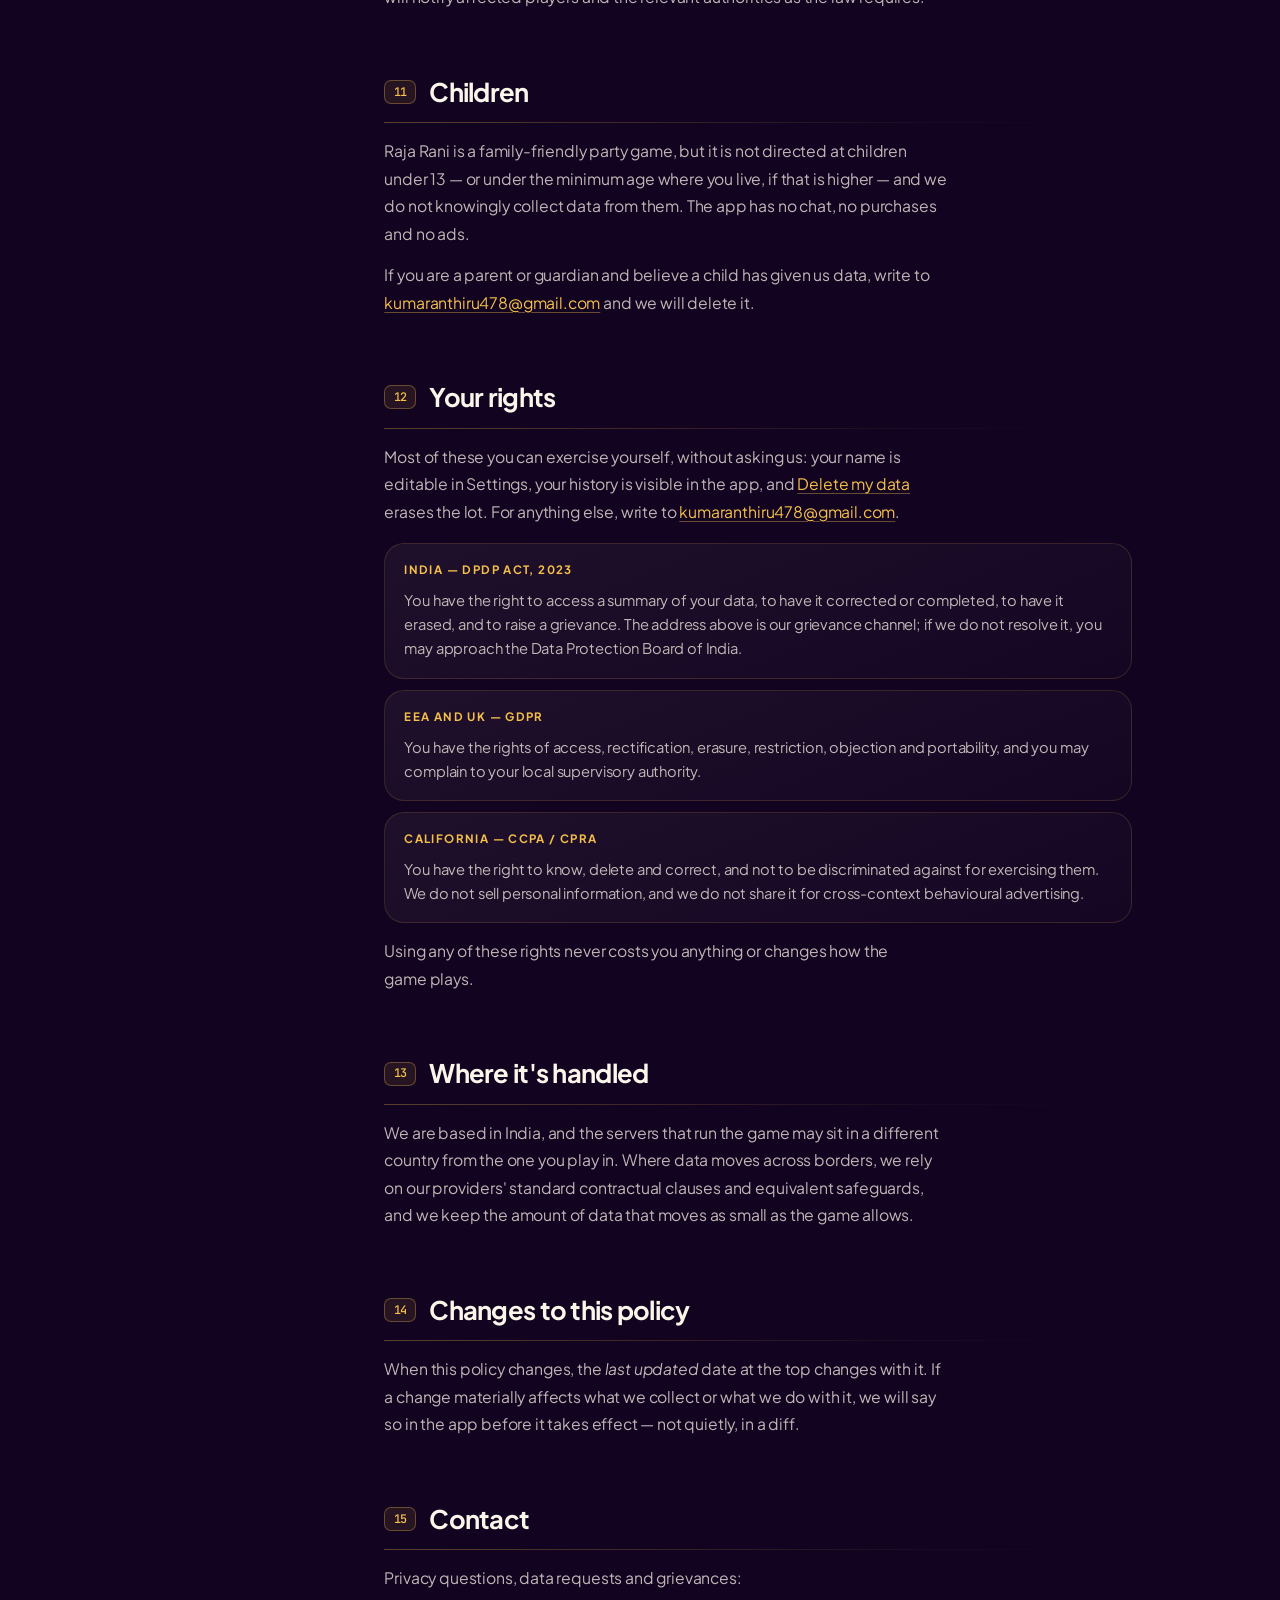
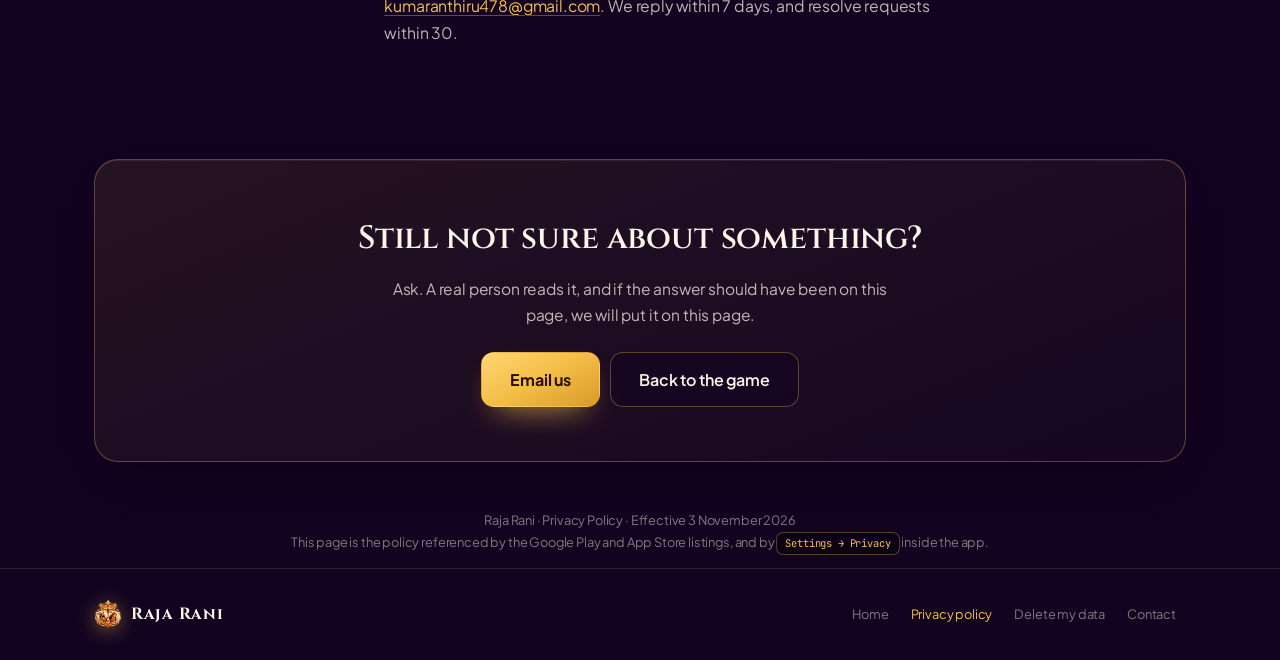
<file: privacy.html>
<!DOCTYPE html>
<html lang="en">
<head>
<meta charset="utf-8">
<meta name="viewport" content="width=device-width, initial-scale=1, viewport-fit=cover">
<title>Privacy Policy — Raja Rani</title>
<meta name="description" content="The privacy policy for the Raja Rani multiplayer party card game: what the app collects, why, who can see it, and how to delete all of it. No login, no ads, no tracking.">
<meta name="color-scheme" content="dark">
<meta name="theme-color" content="#130321">
<meta name="robots" content="index, follow">
<meta property="og:title" content="Privacy Policy — Raja Rani">
<meta property="og:description" content="What the Raja Rani app collects, why, and how to delete it. No login, no ads, no tracking.">
<meta property="og:type" content="website">
<meta property="og:image" content="assets/img/logo.webp">
<link rel="preconnect" href="https://fonts.googleapis.com">
<link rel="preconnect" href="https://fonts.gstatic.com" crossorigin>
<link href="https://fonts.googleapis.com/css2?family=Cinzel:wght@500;600;700&family=Plus+Jakarta+Sans:wght@400;500;600;700;800&family=JetBrains+Mono:wght@500&display=swap" rel="stylesheet">
<link rel="stylesheet" href="styles.css">
<link rel="stylesheet" href="legal.css">
<link rel="icon" href="assets/img/logo.webp">
<link rel="canonical" href="https://iamthirukkumaran.github.io/raja_rani/privacy.html">
</head>
<body>
<a class="skip-link" href="#main">Skip to content</a>
<div class="grain" aria-hidden="true"></div>

<!-- ───────── NAV ───────── -->
<header class="nav" id="nav">
  <div class="nav__inner">
    <a class="brand" href="index.html" aria-label="Raja Rani, back to the home page">
      <img class="brand__mark" src="assets/img/logo.webp" alt="" width="36" height="36" decoding="async">
      <span class="brand__name">Raja&nbsp;Rani</span>
    </a>
    <nav class="nav__links" aria-label="Sections">
      <a href="index.html#roles">Characters</a>
      <a href="index.html#rooms">Your room</a>
      <a href="index.html#round">How to play</a>
      <a href="index.html#features">Features</a>
    </nav>
    <div class="nav__actions">
      <a class="btn btn--ghost btn--sm" href="index.html">Back to the game</a>
    </div>
  </div>
</header>
<div class="lprog" id="prog" aria-hidden="true"><i></i></div>

<main id="main" class="lp">
<div class="wrap">

  <!-- ═════════ HERO ═════════ -->
  <section class="lhero">
    <div class="lhero__aurora" aria-hidden="true"><span></span><span></span><span></span></div>

    <p class="ltag"><i class="ltag__dot"></i>Privacy</p>

    <h1>Your data, and how little of it we want</h1>

    <p class="lhero__sub">
      This policy covers the <strong>Raja Rani</strong> app for Android and iOS, and this website.
      It is written to be read, not survived — the short version is right below.
    </p>

    <p class="lhero__facts">
      <span>Effective <b>3 November 2026</b></span><i></i>
      <span>Last updated <b>3 November 2026</b></span><i></i>
      <span><b>15</b> sections</span><i></i>
      <span><b>8</b> min read</span>
    </p>

    <div class="lhero__cta">
      <a class="btn btn--gold" href="#delete">Delete my data</a>
      <a class="btn btn--ghost" href="mailto:kumaranthiru478@gmail.com">Ask us anything</a>
    </div>
  </section>

  <!-- ═════════ THE PROMISES ═════════ -->
  <section class="promises" aria-label="The short version">
    <article class="promise">
      <span class="promise__ico" aria-hidden="true">
        <svg viewBox="0 0 24 24" width="19" height="19" fill="none" stroke="currentColor" stroke-width="1.9" stroke-linecap="round" stroke-linejoin="round"><path d="M16 21v-2a4 4 0 0 0-4-4H6a4 4 0 0 0-4 4v2"/><circle cx="9" cy="7" r="4"/><path d="m17 8 5 5"/><path d="m22 8-5 5"/></svg>
      </span>
      <h3>No account, ever</h3>
      <p>You type a display name and you are in. No email, no password, no phone number, nothing to verify and nothing for us to lose.</p>
    </article>

    <article class="promise">
      <span class="promise__ico" aria-hidden="true">
        <svg viewBox="0 0 24 24" width="19" height="19" fill="none" stroke="currentColor" stroke-width="1.9" stroke-linecap="round" stroke-linejoin="round"><path d="M10.7 5.1A10.4 10.4 0 0 1 12 5c7 0 10 7 10 7a13.2 13.2 0 0 1-1.7 2.7"/><path d="M6.6 6.6A13.5 13.5 0 0 0 2 12s3 7 10 7a9.7 9.7 0 0 0 5.4-1.6"/><path d="M14.1 14.1a3 3 0 1 1-4.2-4.2"/><path d="m2 2 20 20"/></svg>
      </span>
      <h3>Nothing follows you</h3>
      <p>No ads, no advertising ID, no tracking SDK.</p>
    </article>

    <article class="promise">
      <span class="promise__ico" aria-hidden="true">
        <svg viewBox="0 0 24 24" width="19" height="19" fill="none" stroke="currentColor" stroke-width="1.9" stroke-linecap="round" stroke-linejoin="round"><circle cx="12" cy="12" r="10"/><path d="m4.9 4.9 14.2 14.2"/></svg>
      </span>
      <h3>Never sold</h3>
      <p>Not sold, not rented, not handed to data brokers.</p>
    </article>

    <article class="promise">
      <span class="promise__ico" aria-hidden="true">
        <svg viewBox="0 0 24 24" width="19" height="19" fill="none" stroke="currentColor" stroke-width="1.9" stroke-linecap="round" stroke-linejoin="round"><path d="m12 2 9 5-9 5-9-5 9-5Z"/><path d="m3 12 9 5 9-5"/><path d="m3 17 9 5 9-5"/></svg>
      </span>
      <h3>Only what a card game needs</h3>
      <p>Your name, your room, your rounds, your scores.</p>
    </article>

    <article class="promise">
      <span class="promise__ico" aria-hidden="true">
        <svg viewBox="0 0 24 24" width="19" height="19" fill="none" stroke="currentColor" stroke-width="1.9" stroke-linecap="round" stroke-linejoin="round"><path d="M3 6h18"/><path d="M8 6V4h8v2"/><path d="M19 6v14a2 2 0 0 1-2 2H7a2 2 0 0 1-2-2V6"/><path d="M10 11v6"/><path d="M14 11v6"/></svg>
      </span>
      <h3>Gone in two taps</h3>
      <p><a href="#delete">Settings → Delete my data</a> wipes the lot, instantly.</p>
    </article>
  </section>

  <!-- ═════════ THE POLICY ═════════ -->
  <div class="lgrid">

    <details class="lrail" id="rail" open>
      <summary>
        <span class="lrail__head">On this page</span>
        <svg class="lrail__chev" viewBox="0 0 24 24" width="16" height="16" fill="none" stroke="currentColor" stroke-width="2.2" stroke-linecap="round" stroke-linejoin="round" aria-hidden="true"><path d="m6 9 6 6 6-6"/></svg>
      </summary>
      <nav aria-label="On this page">
        <ul class="lrail__list">
          <span class="lrail__thumb" aria-hidden="true"></span>
          <li><a href="#who">Who this is from</a></li>
          <li><a href="#collect">What the app collects</a></li>
          <li><a href="#never">What we never collect</a></li>
          <li><a href="#permissions">Permissions</a></li>
          <li><a href="#why">Why we use it</a></li>
          <li><a href="#players">What other players see</a></li>
          <li><a href="#sharing">Who else sees it</a></li>
          <li><a href="#retention">How long we keep it</a></li>
          <li><a href="#delete">Deleting your data</a></li>
          <li><a href="#security">Security</a></li>
          <li><a href="#children">Children</a></li>
          <li><a href="#rights">Your rights</a></li>
          <li><a href="#transfers">Where it's handled</a></li>
          <li><a href="#changes">Changes</a></li>
          <li><a href="#contact">Contact</a></li>
        </ul>
      </nav>
    </details>

    <div class="ldoc">

      <section id="who">
        <h2><span class="lnum" aria-hidden="true"></span>Who this is from</h2>
        <p>
          Raja Rani ("the app", "we", "us") is a free multiplayer party card game for 4–5 players on
          Android and iOS. One player creates a room, the others join with a six-character code, and
          every phone is dealt a secret role.
        </p>
        <p>
          This policy explains what the app and this site collect, why, who can see it, and how to get
          rid of it. Questions and requests go to
          <a href="mailto:kumaranthiru478@gmail.com">kumaranthiru478@gmail.com</a>.
        </p>
      </section>

      <section id="collect">
        <h2><span class="lnum" aria-hidden="true"></span>What the app collects</h2>
        <p>
          The game has no sign-up, so there is no profile to fill in. Everything below is either typed
          by you in one field, produced by playing a round, or needed to keep the phones at one table
          in sync.
        </p>

        <h3>What you type</h3>
        <ul>
          <li><strong>Display name.</strong> Shown to the other players in your room, and used to draw your initials avatar. A nickname is fine, and you can change it any time in Settings.</li>
          <li><strong>Room setup.</strong> If you create the room: its name, the player count and the number of rounds.</li>
        </ul>

        <h3>What playing produces</h3>
        <ul>
          <li><strong>Room and round data.</strong> The room code, who is seated, which role each phone was dealt, the Police's guess and the caught-or-escaped verdict. This <em>is</em> the game — every phone in the room needs it to stay on the same round.</li>
          <li><strong>Your stats and history.</strong> Games played, wins and points, plus a record of past games, so the Stats and History screens have something to show you.</li>
        </ul>

        <h3>What stays on your phone only</h3>
        <ul>
          <li><strong>Settings and session.</strong> Your sound and vibration toggles, your name, and enough session detail to show the rejoin banner and put you back in your seat if the app closes mid-game. This lives in the app's own storage and goes when you uninstall.</li>
        </ul>

        <h3>Technical data</h3>
        <ul>
          <li><strong>A player ID.</strong> A random identifier the app generates so our servers can tell one phone from another and reconnect you to your seat. It is not your advertising ID, and it is not linked to a name, email or phone number anywhere outside the game.</li>
          <li><strong>Connection data.</strong> While you are connected, your device's IP address is visible to our servers, as it is to any server you talk to. We use it to deliver the game and to block abuse — not to locate you.</li>
          <li><strong>Crash and performance reports.</strong> If the app crashes we may receive a diagnostic report: device model, OS and app version, and a technical trace of what the app was doing. We use it to fix bugs.</li>
          <li><strong>Store statistics.</strong> Google Play and the App Store give us aggregate install, rating and crash figures under their own privacy policies. We cannot tie those to an individual player.</li>
        </ul>

        <h3>This website</h3>
        <p>
          The page you are reading is a static site hosted on GitHub Pages. It sets no cookies, runs no
          analytics and has no tracking pixels. Fonts are served by Google Fonts, which receives the
          request as part of delivering them. GitHub keeps standard server logs of requests under
          <a href="https://docs.github.com/site-policy/privacy-policies/github-general-privacy-statement" rel="noopener">its own privacy statement</a>.
        </p>
      </section>

      <section id="never">
        <h2><span class="lnum" aria-hidden="true"></span>What we never collect</h2>
        <div class="nots">
          <div><svg viewBox="0 0 24 24" width="15" height="15" fill="none" stroke="currentColor" stroke-width="2" stroke-linecap="round"><path d="M18 6 6 18M6 6l12 12"/></svg><span>Email address, password or phone number — there is nothing to log in to</span></div>
          <div><svg viewBox="0 0 24 24" width="15" height="15" fill="none" stroke="currentColor" stroke-width="2" stroke-linecap="round"><path d="M18 6 6 18M6 6l12 12"/></svg><span>Location, coarse or precise. The app never asks</span></div>
          <div><svg viewBox="0 0 24 24" width="15" height="15" fill="none" stroke="currentColor" stroke-width="2" stroke-linecap="round"><path d="M18 6 6 18M6 6l12 12"/></svg><span>Contacts, calendar, photos, files or microphone</span></div>
          <div><svg viewBox="0 0 24 24" width="15" height="15" fill="none" stroke="currentColor" stroke-width="2" stroke-linecap="round"><path d="M18 6 6 18M6 6l12 12"/></svg><span>Advertising identifier, or any SDK that follows you across other apps</span></div>
          <div><svg viewBox="0 0 24 24" width="15" height="15" fill="none" stroke="currentColor" stroke-width="2" stroke-linecap="round"><path d="M18 6 6 18M6 6l12 12"/></svg><span>Payment details. The game is free and sells nothing inside it</span></div>
          <div><svg viewBox="0 0 24 24" width="15" height="15" fill="none" stroke="currentColor" stroke-width="2" stroke-linecap="round"><path d="M18 6 6 18M6 6l12 12"/></svg><span>Health, biometric, financial or government-ID data</span></div>
          <div><svg viewBox="0 0 24 24" width="15" height="15" fill="none" stroke="currentColor" stroke-width="2" stroke-linecap="round"><path d="M18 6 6 18M6 6l12 12"/></svg><span>Voice or text chat content — the app has neither. You talk to each other in the room</span></div>
        </div>
      </section>

      <section id="permissions">
        <h2><span class="lnum" aria-hidden="true"></span>Permissions the app asks for</h2>
        <p>Three, and two of them are optional.</p>
        <div class="perms">

          <article class="perm">
            <span class="perm__ico" aria-hidden="true">
              <svg viewBox="0 0 24 24" width="20" height="20" fill="none" stroke="currentColor" stroke-width="1.8" stroke-linecap="round" stroke-linejoin="round"><path d="M14.5 4h-5L7 7H4a2 2 0 0 0-2 2v9a2 2 0 0 0 2 2h16a2 2 0 0 0 2-2V9a2 2 0 0 0-2-2h-3l-2.5-3Z"/><circle cx="12" cy="13" r="3.2"/></svg>
            </span>
            <div>
              <div class="perm__top"><h4>Camera</h4><span class="pill pill--opt">Optional</span></div>
              <p>Reading the code in the host's QR. The frames are decoded on your device and never saved or uploaded. Type the six-character code instead and you never need to grant it.</p>
              <p class="perm__when">Asked <b>only when you tap Scan QR</b> to join a room.</p>
            </div>
          </article>

          <article class="perm">
            <span class="perm__ico" aria-hidden="true">
              <svg viewBox="0 0 24 24" width="20" height="20" fill="none" stroke="currentColor" stroke-width="1.8" stroke-linecap="round" stroke-linejoin="round"><rect x="7" y="3" width="10" height="18" rx="2"/><path d="M11 18h2"/><path d="M3 9v6"/><path d="M21 9v6"/></svg>
            </span>
            <div>
              <div class="perm__top"><h4>Vibration</h4><span class="pill pill--opt">Optional</span></div>
              <p>Haptic feedback on card reveals and results. Turn it off in Settings.</p>
              <p class="perm__when">Asked <b>on install</b>, where the platform requires it.</p>
            </div>
          </article>

          <article class="perm">
            <span class="perm__ico" aria-hidden="true">
              <svg viewBox="0 0 24 24" width="20" height="20" fill="none" stroke="currentColor" stroke-width="1.8" stroke-linecap="round" stroke-linejoin="round"><path d="M5 12.5a10 10 0 0 1 14 0"/><path d="M2 8.8a15 15 0 0 1 20 0"/><path d="M8.5 16.2a5 5 0 0 1 7 0"/><path d="M12 20h.01"/></svg>
            </span>
            <div>
              <div class="perm__top"><h4>Internet</h4><span class="pill">Required</span></div>
              <p>Rooms are live across several phones, so the app needs a connection.</p>
              <p class="perm__when">Always.</p>
            </div>
          </article>

        </div>
      </section>

      <section id="why">
        <h2><span class="lnum" aria-hidden="true"></span>Why we use it</h2>
        <ul>
          <li>To run a room and keep every phone on the same round.</li>
          <li>To show your name and initials to the others at the table.</li>
          <li>To score rounds and keep your stats, history and the final podium.</li>
          <li>To put you back in your seat after a disconnect.</li>
          <li>To find and fix crashes, and keep the servers stable.</li>
          <li>To prevent abuse of the service.</li>
        </ul>
        <p>
          If you are in the EEA or the UK: we rely on <strong>performance of a contract</strong> for
          everything needed to run the game you asked to play, and on our <strong>legitimate
          interests</strong> for security, abuse prevention and debugging. We do not process your data
          for advertising, so we never ask you to consent to it.
        </p>
      </section>

      <section id="players">
        <h2><span class="lnum" aria-hidden="true"></span>What other players see</h2>
        <p>
          Inside a room, the other players see your <strong>display name</strong>, your
          <strong>initials avatar</strong>, whether your seat is filled, your <strong>score</strong>,
          and — once a round ends and the verdict is in — <strong>the role you were dealt</strong>.
          While the round is live your card stays private to your own phone.
        </p>
        <p>
          A room code is a key: anyone who has it can join that room until it fills or closes. Share it
          only with the people you want at the table, and pick a display name you are happy for them to
          see.
        </p>
      </section>

      <section id="sharing">
        <h2><span class="lnum" aria-hidden="true"></span>Who else sees it</h2>
        <ul>
          <li><strong>Nobody, for money.</strong> We do not sell, rent or trade your data, and we do not share it for advertising or cross-context behavioural advertising.</li>
          <li><strong>Infrastructure providers.</strong> The game servers, database and crash reporting run on third-party cloud infrastructure. Those providers process data only on our instructions and only to keep the service running.</li>
          <li><strong>The app stores.</strong> Apple and Google distribute the app and report aggregate statistics to us, under their own privacy policies.</li>
          <li><strong>The law.</strong> If we are legally required to disclose something — a valid court order, for example — we will, and we will tell affected players where we are permitted to.</li>
        </ul>
      </section>

      <section id="retention">
        <h2><span class="lnum" aria-hidden="true"></span>How long we keep it</h2>
        <ul>
          <li><strong>Live room data</strong> lasts as long as the room does. Once a room closes and its results are written to the players' histories, the room itself is cleared.</li>
          <li><strong>Your name, stats and history</strong> stay until you delete them, or until the player ID has been inactive for 24 months, whichever comes first.</li>
          <li><strong>Crash reports</strong> are kept only as long as it takes to fix the bug, and no longer than 90 days.</li>
          <li><strong>On-device data</strong> goes the moment you uninstall the app.</li>
        </ul>
      </section>

      <section id="delete">
        <h2><span class="lnum" aria-hidden="true"></span>Deleting your data</h2>
        <p>Two routes, and the first is instant and needs no email from you.</p>

        <div class="wipe">
          <ol class="wipe__steps">
            <li>Open <span class="kbd">Settings</span> in the app</li>
            <li>Tap <span class="kbd">Delete my data</span></li>
            <li>Confirm</li>
          </ol>
          <p>
            That removes your display name, initials, stats, full game history and your player ID from
            our servers, and clears the app's storage on your phone. It cannot be undone, and we do not
            keep a shadow copy.
          </p>
        </div>

        <p>
          <strong>If you can't reach the button</strong> — you have lost or wiped the device, say —
          email <a href="mailto:kumaranthiru478@gmail.com">kumaranthiru478@gmail.com</a> with the
          display name you played under and roughly when you played. Because the game has no login,
          there is no account for us to verify you against, so we can only act on what we can
          confidently match. We answer within 7 days and complete deletions within 30 days, including
          copies held in backups.
        </p>
        <p>
          Uninstalling the app on its own removes everything stored on the phone, but not the records on
          our servers — use the button or write to us for those.
        </p>
      </section>

      <section id="security">
        <h2><span class="lnum" aria-hidden="true"></span>Security</h2>
        <ul>
          <li>Traffic between the app and our servers is encrypted in transit with TLS.</li>
          <li>Access to the servers and database is limited to the people who maintain the game.</li>
          <li>The strongest protection is not holding things in the first place, which is why there is no login, no email on file and no advertising ID.</li>
        </ul>
        <p>
          No service can promise perfect security. If a breach ever affects your data, we will notify
          affected players and the relevant authorities as the law requires.
        </p>
      </section>

      <section id="children">
        <h2><span class="lnum" aria-hidden="true"></span>Children</h2>
        <p>
          Raja Rani is a family-friendly party game, but it is not directed at children under 13 — or
          under the minimum age where you live, if that is higher — and we do not knowingly collect data
          from them. The app has no chat, no purchases and no ads.
        </p>
        <p>
          If you are a parent or guardian and believe a child has given us data, write to
          <a href="mailto:kumaranthiru478@gmail.com">kumaranthiru478@gmail.com</a> and we will delete it.
        </p>
      </section>

      <section id="rights">
        <h2><span class="lnum" aria-hidden="true"></span>Your rights</h2>
        <p>
          Most of these you can exercise yourself, without asking us: your name is editable in Settings,
          your history is visible in the app, and <a href="#delete">Delete my data</a> erases the lot.
          For anything else, write to <a href="mailto:kumaranthiru478@gmail.com">kumaranthiru478@gmail.com</a>.
        </p>
        <div class="regions">
          <article class="region">
            <h4>India — DPDP Act, 2023</h4>
            <p>You have the right to access a summary of your data, to have it corrected or completed, to have it erased, and to raise a grievance. The address above is our grievance channel; if we do not resolve it, you may approach the Data Protection Board of India.</p>
          </article>
          <article class="region">
            <h4>EEA and UK — GDPR</h4>
            <p>You have the rights of access, rectification, erasure, restriction, objection and portability, and you may complain to your local supervisory authority.</p>
          </article>
          <article class="region">
            <h4>California — CCPA / CPRA</h4>
            <p>You have the right to know, delete and correct, and not to be discriminated against for exercising them. We do not sell personal information, and we do not share it for cross-context behavioural advertising.</p>
          </article>
        </div>
        <p>Using any of these rights never costs you anything or changes how the game plays.</p>
      </section>

      <section id="transfers">
        <h2><span class="lnum" aria-hidden="true"></span>Where it's handled</h2>
        <p>
          We are based in India, and the servers that run the game may sit in a different country from
          the one you play in. Where data moves across borders, we rely on our providers' standard
          contractual clauses and equivalent safeguards, and we keep the amount of data that moves as
          small as the game allows.
        </p>
      </section>

      <section id="changes">
        <h2><span class="lnum" aria-hidden="true"></span>Changes to this policy</h2>
        <p>
          When this policy changes, the <em>last updated</em> date at the top changes with it. If a change
          materially affects what we collect or what we do with it, we will say so in the app before it
          takes effect — not quietly, in a diff.
        </p>
      </section>

      <section id="contact">
        <h2><span class="lnum" aria-hidden="true"></span>Contact</h2>
        <p>
          Privacy questions, data requests and grievances:
          <a href="mailto:kumaranthiru478@gmail.com">kumaranthiru478@gmail.com</a>.
          We reply within 7 days, and resolve requests within 30.
        </p>
      </section>

    </div>
  </div>

  <!-- ═════════ CLOSING ═════════ -->
  <section class="lcta">
    <h2>Still not sure about something?</h2>
    <p>
      Ask. A real person reads it, and if the answer should have been on this page,
      we will put it on this page.
    </p>
    <div class="lcta__row">
      <a class="btn btn--gold btn--lg" href="mailto:kumaranthiru478@gmail.com">Email us</a>
      <a class="btn btn--ghost btn--lg" href="index.html">Back to the game</a>
    </div>
  </section>

  <p class="lstamp">
    Raja Rani · Privacy Policy · Effective 3 November 2026<br>
    This page is the policy referenced by the Google Play and App Store listings,
    and by <span class="kbd">Settings → Privacy</span> inside the app.
  </p>

</div>
</main>

<footer class="footer">
  <div class="wrap footer__inner">
    <a class="brand brand--sm" href="index.html">
      <img class="brand__mark" src="assets/img/logo.webp" alt="" width="30" height="30" loading="lazy" decoding="async">
      <span class="brand__name">Raja Rani</span>
    </a>
    <nav class="footer__links" aria-label="Legal">
      <a href="index.html">Home</a>
      <a href="privacy.html" aria-current="page">Privacy policy</a>
      <a href="privacy.html#delete">Delete my data</a>
      <a href="mailto:kumaranthiru478@gmail.com">Contact</a>
    </nav>
  </div>
</footer>

<button class="ltop" id="toTop" type="button" aria-label="Back to top">
  <svg viewBox="0 0 24 24" width="18" height="18" fill="none" stroke="currentColor" stroke-width="2.2" stroke-linecap="round" stroke-linejoin="round" aria-hidden="true"><path d="M12 19V5"/><path d="m5 12 7-7 7 7"/></svg>
</button>

<script src="app.js" defer></script>
<script src="legal.js" defer></script>
</body>
</html>
</file>
<file: styles.css>
/* ============================================================
   Raja Rani — royal night palace
   Cinzel for titles, Plus Jakarta Sans for everything else.
   ============================================================ */

/* ---------- Tokens ---------- */

:root {
  --night:  #22073A;
  --royal:  #3A1460;
  --gold:   #F5C04A;
  --ivory:  #FBF6EA;

  --bg:         #120320;
  --bg-2:       #1A0630;
  --surface:    rgba(245, 192, 74, 0.035);
  --surface-2:  rgba(245, 192, 74, 0.075);
  --solid:      #230A3C;
  --border:     rgba(245, 192, 74, 0.145);
  --border-2:   rgba(245, 192, 74, 0.32);

  --text:   #FBF6EA;
  --text-2: rgba(251, 246, 234, 0.74);
  --muted:  rgba(251, 246, 234, 0.48);

  --r-raja:   #F5C04A;
  --r-rani:   #FF9DBE;
  --r-mantri: #B99BFF;
  --r-police: #6FB4FF;
  --r-thief:  #9AA4B2;
  --win:  #5FD98A;
  --lose: #FF6B6B;

  /* strong curves — the built-in CSS easings are too weak */
  --ease-out:    cubic-bezier(0.23, 1, 0.32, 1);
  --ease-in-out: cubic-bezier(0.77, 0, 0.175, 1);

  --r-sm: 10px;
  --r-md: 14px;
  --r-lg: 20px;
  --r-xl: 28px;
  --nav-h: 62px;

  color-scheme: dark;
}

/* ---------- Base ---------- */

*, *::before, *::after { box-sizing: border-box; }

html {
  -webkit-text-size-adjust: 100%;
  -webkit-tap-highlight-color: transparent;
  scroll-behavior: smooth;
  scroll-padding-top: calc(var(--nav-h) + 18px);
  overscroll-behavior: none;
}
@media (prefers-reduced-motion: reduce) { html { scroll-behavior: auto; } }

body {
  margin: 0;
  background: var(--bg);
  color: var(--text);
  font-family: "Plus Jakarta Sans", -apple-system, BlinkMacSystemFont, "Segoe UI", sans-serif;
  font-size: 16px;
  line-height: 1.58;
  letter-spacing: -0.01em;
  -webkit-font-smoothing: antialiased;
  overflow-x: hidden;
  overscroll-behavior: none;
  padding-bottom: env(safe-area-inset-bottom);
}

img, svg { display: block; max-width: 100%; }
img { height: auto; }
button { font: inherit; color: inherit; }
a { color: inherit; text-decoration: none; }
button, a, [role="button"] { touch-action: manipulation; }

:focus-visible { outline: 2px solid var(--gold); outline-offset: 3px; border-radius: 6px; }
::selection { background: var(--gold); color: var(--night); }

.sr-only {
  position: absolute; width: 1px; height: 1px;
  padding: 0; margin: -1px; overflow: hidden;
  clip-path: inset(50%); white-space: nowrap;
}

.skip-link {
  position: fixed; top: 10px; left: 50%;
  transform: translate(-50%, -160%);
  opacity: 0; pointer-events: none; z-index: 100;
  padding: 10px 16px; border-radius: 999px;
  background: var(--gold); color: var(--night);
  font-weight: 700; font-size: 14px;
  transition: transform 180ms var(--ease-out), opacity 180ms var(--ease-out);
}
.skip-link:focus { transform: translate(-50%, 0); opacity: 1; pointer-events: auto; }

/* ---------- Typography ---------- */

.display {
  margin: 0;
  font-family: Cinzel, Georgia, serif;
  font-weight: 700;
  font-size: clamp(3.4rem, 11vw, 7.4rem);
  line-height: 0.96;
  letter-spacing: 0.012em;
  text-wrap: balance;
  background: linear-gradient(174deg, #FFF6DC 2%, var(--gold) 48%, #C07E1A 100%);
  -webkit-background-clip: text; background-clip: text;
  -webkit-text-fill-color: transparent; color: transparent;
  filter: drop-shadow(0 10px 30px rgba(245, 192, 74, .22));
}

.h2 {
  margin: 0;
  font-family: Cinzel, Georgia, serif;
  font-weight: 600;
  font-size: clamp(1.8rem, 3.6vw, 2.8rem);
  line-height: 1.12;
  letter-spacing: 0.004em;
  text-wrap: balance;
}
.h3 {
  margin: 0;
  font-family: Cinzel, Georgia, serif;
  font-weight: 600;
  font-size: clamp(1.1rem, 1.8vw, 1.4rem);
  letter-spacing: 0.012em;
}

.eyebrow {
  margin: 0 0 14px;
  font-size: 0.72rem; font-weight: 700;
  letter-spacing: 0.18em; text-transform: uppercase;
  color: var(--gold);
}

.lede {
  margin: 22px 0 0; max-width: 48ch;
  font-size: clamp(1.05rem, 1.35vw, 1.22rem);
  line-height: 1.6; color: var(--text-2);
}
.section__lede {
  margin: 18px 0 0; max-width: 62ch;
  font-size: 1.01rem; line-height: 1.68; color: var(--text-2);
}

b, strong { font-weight: 700; color: var(--text); }

/* ---------- Layout ---------- */

.wrap { width: 100%; max-width: 1180px; margin-inline: auto; padding-inline: clamp(20px, 5vw, 44px); }
.wrap--narrow { max-width: 780px; }
.section { padding-block: clamp(70px, 10vw, 128px); position: relative; }
.section__head { margin-bottom: clamp(34px, 4.6vw, 56px); }

/* ---------- Nav ---------- */

.nav { position: fixed; inset: 0 0 auto; z-index: 50; height: var(--nav-h); padding-top: env(safe-area-inset-top); }
.nav::before {
  content: ""; position: absolute; inset: 0;
  background: color-mix(in srgb, var(--bg) 70%, transparent);
  backdrop-filter: blur(20px) saturate(170%);
  -webkit-backdrop-filter: blur(20px) saturate(170%);
  mask-image: linear-gradient(to bottom, #000 72%, transparent 100%);
  opacity: 0; transition: opacity 240ms var(--ease-out);
  pointer-events: none;
}
.nav.is-stuck::before { opacity: 1; }
.nav__inner {
  position: relative; height: var(--nav-h);
  max-width: 1180px; margin-inline: auto;
  padding-inline: clamp(16px, 5vw, 44px);
  display: flex; align-items: center; gap: 22px;
}

.brand { display: inline-flex; align-items: center; gap: 9px; flex-shrink: 0; }
.brand__mark { width: 34px; height: 34px; object-fit: contain; filter: drop-shadow(0 3px 10px rgba(245,192,74,.45)); }
.brand--sm .brand__mark { width: 28px; height: 28px; }
.brand__name {
  font-family: Cinzel, Georgia, serif;
  font-weight: 700; font-size: 1.02rem; letter-spacing: 0.045em;
}

.nav__links { display: flex; gap: 2px; margin-left: auto; }
.nav__links a {
  padding: 7px 11px; border-radius: 9px;
  font-size: 0.875rem; font-weight: 500; color: var(--text-2);
  transition: color 160ms ease, background-color 160ms ease;
}
.nav__actions { display: flex; align-items: center; }

/* ---------- Buttons ---------- */

.btn {
  display: inline-flex; align-items: center; justify-content: center; gap: 8px;
  padding: 11px 20px; border-radius: 11px;
  border: 1px solid var(--border-2);
  background: var(--surface-2); color: var(--gold);
  font-weight: 600; font-size: 0.92rem; cursor: pointer; user-select: none;
  transition: transform 140ms var(--ease-out), background-color 170ms ease, border-color 170ms ease, box-shadow 170ms ease;
}
.btn:active { transform: scale(0.97); }
.btn--sm { padding: 8px 15px; font-size: 0.85rem; border-radius: 10px; }
.btn--lg { padding: 14px 28px; font-size: 1rem; border-radius: 13px; }
.btn--gold {
  background: linear-gradient(152deg, #FFD574, var(--gold) 45%, #D79B26);
  color: #2A0E02; border-color: transparent; font-weight: 700;
  box-shadow: 0 14px 32px -16px rgba(245, 192, 74, .95);
}
.btn--ghost { background: rgba(18,3,32,.5); color: var(--text); }

@media (hover: hover) and (pointer: fine) {
  .nav__links a:hover { color: var(--gold); background: var(--surface); }
  .btn--gold:hover { box-shadow: 0 18px 40px -16px rgba(245, 192, 74, 1); }
  .btn--ghost:hover, .btn:not(.btn--gold):hover { border-color: var(--gold); background: var(--surface-2); }
}

/* ═══════════ HERO ═══════════ */

.hero {
  position: relative; overflow: hidden;
  padding-top: calc(var(--nav-h) + clamp(40px, 7vh, 86px));
  padding-bottom: 0;
  min-height: 100svh;
  display: flex; flex-direction: column; justify-content: center;
}
.hero__bg { position: absolute; inset: 0; }
.hero__bg img {
  width: 100%; height: 100%;
  object-fit: cover; object-position: 50% 28%;
  opacity: .8;
}
.hero__veil {
  position: absolute; inset: 0;
  background:
    radial-gradient(72% 52% at 50% 34%, rgba(18,3,32,.26), rgba(18,3,32,.8) 74%),
    linear-gradient(to bottom, rgba(18,3,32,.72) 0%, rgba(18,3,32,.25) 32%, rgba(18,3,32,.9) 86%, var(--bg) 100%);
}
/* still gold rays — no looping rotation */
.hero__rays {
  position: absolute; top: -52%; left: 50%; width: 118vmax; aspect-ratio: 1;
  transform: translateX(-50%);
  background: repeating-conic-gradient(from 0deg at 50% 50%,
    color-mix(in srgb, var(--gold) 9%, transparent) 0deg 2.4deg,
    transparent 2.4deg 11deg);
  mask-image: radial-gradient(34% 34% at 50% 50%, #000 0%, transparent 70%);
  opacity: .5; pointer-events: none;
}
.hero__fade {
  position: absolute; inset: auto 0 0; height: 180px;
  background: linear-gradient(to bottom, transparent, var(--bg) 82%);
  pointer-events: none;
}

.hero__inner {
  position: relative; z-index: 3;
  display: grid; justify-items: center; text-align: center;
}
.hero__logo {
  width: clamp(104px, 13vw, 158px); height: auto;
  margin-bottom: 18px;
  filter: drop-shadow(0 16px 40px rgba(245, 192, 74, .45));
}
.hero .lede { margin-inline: auto; }

.chips { display: flex; flex-wrap: wrap; justify-content: center; gap: 7px; margin-top: 24px; }
.chip {
  padding: 6px 14px; border-radius: 999px;
  border: 1px solid var(--border);
  background: rgba(18, 3, 32, .5);
  backdrop-filter: blur(8px); -webkit-backdrop-filter: blur(8px);
  font-size: 0.8rem; font-weight: 500; color: var(--text-2);
}
.chip--gold { border-color: var(--border-2); color: var(--gold); font-weight: 700; }

.hero__cta { display: flex; flex-wrap: wrap; justify-content: center; gap: 11px; margin-top: 30px; }

/* the cast, lined up on the palace steps */
.cast {
  position: relative; z-index: 2;
  margin-top: clamp(22px, 4vw, 48px);
  display: flex; align-items: flex-end; justify-content: center;
  padding-inline: 12px;
}
.cast::after {
  content: ""; position: absolute; inset: auto 6% 34px;
  height: 1px;
  background: linear-gradient(90deg, transparent, var(--border-2) 22%, var(--gold) 50%, var(--border-2) 78%, transparent);
  opacity: .5;
}
.cast__fig {
  position: relative; margin: 0;
  width: clamp(76px, 11.4vw, 150px);
  margin-inline: clamp(-14px, -0.6vw, -4px);
  transition: transform 320ms var(--ease-out);
}
.cast__fig--lead { width: clamp(96px, 14.6vw, 192px); z-index: 2; }
.cast__fig img {
  width: 100%; height: auto;
  filter: drop-shadow(0 24px 30px rgba(0, 0, 0, .72));
  /* the bust art has a flat bottom edge — fade it into the steps */
  -webkit-mask-image: linear-gradient(to bottom, #000 80%, transparent 100%);
  mask-image: linear-gradient(to bottom, #000 80%, transparent 100%);
}
.cast__fig figcaption {
  margin-top: 8px;
  font-family: Cinzel, Georgia, serif;
  font-size: clamp(0.62rem, 0.95vw, 0.82rem); font-weight: 600;
  letter-spacing: 0.14em; text-transform: uppercase;
  color: var(--muted);
  transition: color 220ms ease;
}
.cast__fig--lead figcaption { color: var(--gold); }

@media (hover: hover) and (pointer: fine) {
  .cast__fig:hover { transform: translateY(-8px); }
  .cast__fig:hover figcaption { color: var(--gold); }
}

/* ═══════════ PITCH ═══════════ */

.pitch__grid {
  display: grid; grid-template-columns: minmax(0, 1.08fr) minmax(0, 0.92fr);
  gap: clamp(28px, 4.5vw, 64px); align-items: center;
}
.pitch__points { list-style: none; margin: 26px 0 0; padding: 0; display: grid; gap: 10px; }
.pitch__points li {
  position: relative; padding-left: 26px;
  font-size: 0.97rem; line-height: 1.6; color: var(--text-2);
}
.pitch__points li::before {
  content: ""; position: absolute; left: 2px; top: 0.56em;
  width: 10px; height: 10px; border-radius: 3px;
  background: var(--gold); transform: rotate(45deg);
}
.pitch__art { position: relative; display: grid; place-items: center; }
.pitch__deck {
  width: min(100%, 380px); height: auto;
  filter: drop-shadow(0 36px 54px rgba(0, 0, 0, .8));
  transform: rotate(-5deg);
}
.pitch__coins {
  position: absolute; right: -2%; bottom: -8%;
  width: min(44%, 190px); height: auto;
  filter: drop-shadow(0 20px 34px rgba(0, 0, 0, .7));
}

/* ═══════════ CHARACTER CARDS ═══════════ */

.deckgrid {
  display: grid; grid-template-columns: repeat(5, minmax(0, 1fr));
  gap: clamp(10px, 1.3vw, 18px);
}
.deckgrid__foot {
  display: flex; align-items: center; gap: 18px; flex-wrap: wrap;
  margin: 26px 0 0; font-size: 0.92rem; color: var(--muted); max-width: 70ch;
}

.flip {
  --role: var(--gold);
  display: block; width: 100%; aspect-ratio: 3 / 4.25;
  padding: 0; border: 0; background: none; cursor: pointer;
  perspective: 1100px;
  transition: transform 150ms var(--ease-out);
}
.flip:active { transform: scale(0.97); }
.flip[data-role="rani"]   { --role: var(--r-rani); }
.flip[data-role="mantri"] { --role: var(--r-mantri); }
.flip[data-role="police"] { --role: var(--r-police); }
.flip[data-role="thief"]  { --role: var(--r-thief); }

.flip__inner {
  position: relative; display: block; width: 100%; height: 100%;
  transform-style: preserve-3d;
  transition: transform 520ms var(--ease-in-out);
}
.flip[aria-pressed="true"] .flip__inner { transform: rotateY(180deg); }

.flip__face {
  position: absolute; inset: 0;
  backface-visibility: hidden; -webkit-backface-visibility: hidden;
  border-radius: 16px; overflow: hidden;
  border: 1px solid var(--border);
  box-shadow: 0 20px 44px -22px rgba(0, 0, 0, .9);
}
.flip__face img { width: 100%; height: 100%; object-fit: cover; }

.flip__back img { object-position: 50% 50%; }
.flip__hint {
  position: absolute; left: 50%; bottom: 13px; z-index: 2;
  transform: translateX(-50%);
  padding: 5px 13px; border-radius: 999px;
  background: rgba(9, 1, 18, .82);
  backdrop-filter: blur(6px); -webkit-backdrop-filter: blur(6px);
  border: 1px solid rgba(245, 192, 74, .3);
  font-size: 0.56rem; letter-spacing: 0.13em; text-transform: uppercase;
  color: var(--gold); white-space: nowrap;
}

.flip__front {
  transform: rotateY(180deg);
  border-color: color-mix(in srgb, var(--role) 42%, transparent);
  background: var(--bg-2);
}
.flip__front img { object-position: 50% 16%; }
.flip__front::after {
  content: ""; position: absolute; inset: 7px; z-index: 2;
  border: 1px solid color-mix(in srgb, var(--role) 32%, transparent);
  border-radius: 10px; pointer-events: none;
}
.rolecard__pts {
  position: absolute; top: 11px; right: 11px; z-index: 3;
  padding: 4px 9px; border-radius: 999px;
  background: rgba(18, 3, 32, .72);
  backdrop-filter: blur(8px); -webkit-backdrop-filter: blur(8px);
  border: 1px solid color-mix(in srgb, var(--role) 40%, transparent);
  font-size: 0.62rem; font-weight: 700; color: var(--role);
}
.rolecard__text {
  position: absolute; inset: auto 0 0; z-index: 3;
  display: grid; gap: 1px;
  padding: 44px 12px 14px;
  background: linear-gradient(to top, rgba(14, 2, 26, .97) 42%, rgba(14, 2, 26, .72) 72%, transparent);
  text-align: center;
}
.rolecard__name {
  font-family: Cinzel, Georgia, serif;
  font-size: clamp(1rem, 1.5vw, 1.24rem); font-weight: 700;
  letter-spacing: 0.055em; color: var(--role);
}
.rolecard__sub { font-size: 0.72rem; color: var(--muted); }
.rolecard__note {
  margin-top: 8px; padding-top: 8px;
  border-top: 1px solid rgba(245, 192, 74, .18);
  font-size: 0.67rem; color: var(--text-2); line-height: 1.4;
}

@media (hover: hover) and (pointer: fine) {
  .flip:hover .flip__face { border-color: var(--border-2); }
  .flip[aria-pressed="true"]:hover .flip__front {
    border-color: var(--role);
    box-shadow: 0 20px 50px -20px color-mix(in srgb, var(--role) 55%, transparent);
  }
}

/* ═══════════ ROOMS ═══════════ */

.rooms { overflow: hidden; }
.rooms__bg { position: absolute; inset: 0; z-index: 0; }
.rooms__bg::after {
  content: ""; position: absolute; inset: 0;
  background: linear-gradient(to bottom, var(--bg) 0%, rgba(18,3,32,.84) 28%, rgba(18,3,32,.84) 72%, var(--bg) 100%);
}
.rooms__bg img { width: 100%; height: 100%; object-fit: cover; opacity: .5; }
.rooms .wrap { position: relative; z-index: 1; }

.rooms__grid {
  display: grid; grid-template-columns: minmax(0, 1fr) minmax(0, 320px);
  gap: clamp(28px, 4vw, 56px); align-items: center;
}
.rooms__tiles { display: grid; gap: 12px; }

.tile {
  position: relative; overflow: hidden;
  display: flex; align-items: center; gap: 20px;
  padding: 20px 22px;
  border-radius: var(--r-lg);
  border: 1px solid var(--border);
  background: rgba(18, 3, 32, .62);
  backdrop-filter: blur(10px); -webkit-backdrop-filter: blur(10px);
  transition: transform 260ms var(--ease-out), border-color 260ms ease;
}
.tile__art {
  width: clamp(64px, 7vw, 86px); height: auto; flex-shrink: 0;
  filter: drop-shadow(0 12px 20px rgba(0, 0, 0, .6));
}
.tile h3 {
  margin: 0 0 5px;
  font-family: Cinzel, Georgia, serif; font-size: 1.02rem; font-weight: 600; letter-spacing: 0.035em;
}
.tile p { margin: 0; font-size: 0.9rem; line-height: 1.55; color: var(--text-2); }

@media (hover: hover) and (pointer: fine) {
  .tile:hover { transform: translateY(-3px); border-color: var(--border-2); }
}

.codepill { display: flex; gap: 4px; margin-top: 13px; }
.codepill b {
  display: grid; place-items: center;
  width: 25px; height: 31px; border-radius: 6px;
  background: rgba(0, 0, 0, .3); border: 1px solid var(--border);
  font-family: "JetBrains Mono", ui-monospace, monospace;
  font-size: 0.8rem; color: var(--gold);
}

/* device + royal table */
.rooms__device { position: relative; justify-self: center; width: 100%; max-width: 320px; }
.device {
  position: relative; width: 100%; aspect-ratio: 328 / 592;
  padding: 10px; border-radius: 44px;
  background: linear-gradient(165deg, rgba(245, 192, 74, .28), rgba(245, 192, 74, .06));
  border: 1px solid var(--border-2);
  box-shadow: 0 40px 90px -40px rgba(0, 0, 0, .95), 0 0 0 1px rgba(0, 0, 0, .4);
  transform: perspective(1400px) rotateY(-8deg) rotateX(2.5deg) translateZ(0);
  transition: transform 700ms var(--ease-out);
}
.device__screen {
  position: relative; height: 100%; border-radius: 35px; overflow: hidden;
  background: radial-gradient(90% 70% at 50% 0%, var(--royal), var(--night) 62%, #170429 100%);
  border: 1px solid rgba(0, 0, 0, .45);
}
.device__glare {
  position: absolute; inset: 0; border-radius: 44px; pointer-events: none;
  background: linear-gradient(118deg, rgba(255,255,255,.09) 0%, transparent 34%, transparent 66%, rgba(255,255,255,.05) 100%);
}
.device__shadow {
  position: absolute; left: 8%; right: 8%; bottom: -24px; height: 56px;
  background: radial-gradient(50% 50% at 50% 50%, rgba(0,0,0,.6), transparent 72%);
  filter: blur(14px); z-index: -1; pointer-events: none;
}

.lobby { position: absolute; inset: 0; display: flex; flex-direction: column; padding: 16px 14px 14px; }
.lobby__top { display: flex; gap: 7px; align-items: center; }
.roomchip {
  display: inline-flex; align-items: center; gap: 6px;
  padding: 6px 11px; border-radius: 999px;
  background: rgba(18, 3, 32, .62);
  backdrop-filter: blur(12px); -webkit-backdrop-filter: blur(12px);
  border: 1px solid var(--border);
  font-family: "JetBrains Mono", ui-monospace, monospace;
  font-size: 0.66rem; font-weight: 500; letter-spacing: 0.1em; color: var(--gold);
}
.roomchip--ghost { margin-left: auto; color: var(--muted); letter-spacing: 0.02em; font-family: inherit; }
.roomchip__dot {
  width: 5px; height: 5px; border-radius: 50%; background: var(--win);
  box-shadow: 0 0 0 3px color-mix(in srgb, var(--win) 22%, transparent);
}

.table { position: relative; flex: 1; margin: 8px 0; display: grid; place-items: center; }
.table::before {
  content: ""; position: absolute;
  width: 230px; aspect-ratio: 1; border-radius: 50%;
  background: radial-gradient(circle, color-mix(in srgb, var(--gold) 11%, transparent), transparent 66%);
  pointer-events: none;
}
.table__rim, .table__felt { position: absolute; border-radius: 50%; }
.table__rim {
  width: 146px; aspect-ratio: 1;
  background: conic-gradient(from 210deg, #C98B22, var(--gold), #8E5E12, var(--gold), #C98B22);
  box-shadow: 0 16px 40px -18px rgba(245, 192, 74, .6);
}
.table__felt {
  width: 128px; aspect-ratio: 1;
  background: radial-gradient(60% 60% at 50% 35%, #4B1C7A, #2A0B48 75%);
  border: 1px solid rgba(0, 0, 0, .35);
}
.deck-img {
  position: absolute; width: 54px; height: auto;
  filter: drop-shadow(0 8px 14px rgba(0, 0, 0, .7));
}

.seat {
  position: absolute; left: 50%; top: 50%;
  width: 54px;
  display: grid; justify-items: center; gap: 3px;
  transform: translate(-50%, -50%) rotate(var(--a)) translateY(-102px) rotate(calc(var(--a) * -1));
  text-align: center;
}
.seat b { font-size: 0.63rem; font-weight: 600; line-height: 1.2; }
.seat__tag {
  font-style: normal; font-size: 0.52rem; letter-spacing: 0.08em;
  text-transform: uppercase; color: var(--gold);
}
.seat--empty b { color: var(--muted); }

.ava {
  position: relative;
  display: grid; place-items: center;
  width: 30px; height: 30px; border-radius: 50%;
  background: linear-gradient(150deg, var(--gold), #C98B22);
  color: var(--night);
  font-size: 0.64rem; font-weight: 700;
  border: 1.5px solid rgba(18, 3, 32, .45);
  flex-shrink: 0;
}
.ava[data-c="2"] { background: linear-gradient(150deg, var(--r-rani), #C9557F); color: #2A0616; }
.ava[data-c="3"] { background: linear-gradient(150deg, var(--r-mantri), #6C45C4); color: #190636; }
.ava[data-c="4"] { background: linear-gradient(150deg, var(--r-police), #2C6FC4); color: #04162E; }
.ava--throne { background: none; border: 1.5px dashed var(--border-2); color: var(--gold); }
.ava__host {
  position: absolute; top: -8px; right: -6px;
  display: grid; place-items: center;
  width: 16px; height: 16px; border-radius: 50%;
  background: #1A0630; border: 1px solid var(--border-2);
  color: var(--gold);
}

.lobby__wait {
  margin: 11px 0 0; text-align: center;
  font-size: 0.64rem; letter-spacing: 0.04em; color: var(--muted);
}
.lobby__rounds {
  display: flex; align-items: center; justify-content: center; gap: 5px;
  margin-bottom: 12px;
}
.lr__label {
  margin-right: 4px;
  font-size: 0.56rem; letter-spacing: 0.1em; text-transform: uppercase; color: var(--muted);
}
.lr {
  display: grid; place-items: center;
  min-width: 26px; padding: 4px 6px; border-radius: 7px;
  background: rgba(0, 0, 0, .28); border: 1px solid var(--border);
  font-size: 0.64rem; font-weight: 600; color: var(--text-2);
  font-variant-numeric: tabular-nums;
}
.lr.is-on {
  background: color-mix(in srgb, var(--gold) 18%, transparent);
  border-color: var(--border-2); color: var(--gold);
}
.lobby__foot { display: flex; align-items: center; gap: 10px; }
.lobby__meta { font-size: 0.66rem; color: var(--muted); }
.lobby__btn {
  margin-left: auto; padding: 9px 16px; border-radius: 10px;
  background: linear-gradient(150deg, var(--gold), #DCA32F);
  color: var(--night); font-size: 0.74rem; font-weight: 700;
  box-shadow: 0 10px 24px -14px rgba(245, 192, 74, .9);
}

/* ═══════════ STEPS ═══════════ */

.steps {
  list-style: none; margin: 0; padding: 0;
  display: grid; grid-template-columns: repeat(5, minmax(0, 1fr));
  gap: clamp(10px, 1.3vw, 16px);
}
.step {
  position: relative; overflow: hidden;
  padding: 0 18px 22px;
  border-radius: var(--r-lg);
  border: 1px solid var(--border); background: var(--surface);
}
.step::after {
  content: ""; position: absolute; inset: 0 0 auto; height: 2px;
  background: linear-gradient(90deg, var(--gold), transparent); opacity: .5;
}
.step__art {
  width: 100%; height: clamp(84px, 9vw, 108px);
  object-fit: contain;
  margin: 22px auto 4px;
  filter: drop-shadow(0 14px 22px rgba(0, 0, 0, .66));
}
.step__n {
  display: grid; place-items: center;
  width: 27px; height: 27px; border-radius: 9px;
  background: var(--surface-2); border: 1px solid var(--border-2);
  color: var(--gold); font-size: 0.78rem; font-weight: 700;
  font-variant-numeric: tabular-nums;
}
.step h3 { margin: 12px 0 5px; font-size: 0.98rem; font-weight: 700; letter-spacing: -0.015em; }
.step p { margin: 0; font-size: 0.85rem; line-height: 1.5; color: var(--text-2); }

/* ═══════════ SCORING MATRIX ═══════════ */

.scorewrap {
  margin-top: clamp(40px, 5vw, 64px);
  display: grid; grid-template-columns: minmax(0, 0.8fr) minmax(0, 1.2fr);
  gap: clamp(24px, 3.5vw, 52px); align-items: start;
}
.scorewrap > * { min-width: 0; }
.scorewrap__copy p { margin: 14px 0 0; color: var(--text-2); font-size: 0.95rem; line-height: 1.65; }

.matrix {
  width: 100%; border-collapse: collapse;
  border: 1px solid var(--border); border-radius: var(--r-md);
  overflow: hidden; font-size: 0.93rem; background: var(--surface);
}
.matrix thead th {
  padding: 13px 16px; text-align: right;
  font-size: 0.7rem; letter-spacing: 0.1em; text-transform: uppercase;
  color: var(--muted); font-weight: 600;
  background: rgba(0, 0, 0, .2);
  border-bottom: 1px solid var(--border);
}
.matrix thead th:first-child { text-align: left; }
.matrix tbody th {
  display: flex; align-items: center; gap: 11px;
  padding: 10px 16px; text-align: left; font-weight: 600;
}
.matrix tbody th img {
  width: 34px; height: 34px; border-radius: 50%;
  object-fit: cover; object-position: 50% 14%;
  border: 1px solid var(--border-2); flex-shrink: 0;
}
.matrix tbody td {
  padding: 10px 16px; text-align: right;
  font-variant-numeric: tabular-nums; color: var(--text-2);
}
.matrix tbody tr { border-bottom: 1px solid var(--border); }
.matrix tbody tr:last-child { border-bottom: 0; }
.matrix tbody tr.is-live { background: color-mix(in srgb, var(--gold) 5%, transparent); }
.matrix .win  { color: var(--win); font-weight: 700; }
.matrix .lose { color: var(--muted); }

/* ═══════════ THE HUNT ═══════════ */

.trio {
  display: grid; grid-template-columns: repeat(3, minmax(0, 1fr));
  gap: clamp(12px, 1.4vw, 18px);
}
.tile--hunt {
  display: block; text-align: center;
  padding: 64px 22px 26px;
  background: var(--surface); backdrop-filter: none; -webkit-backdrop-filter: none;
}
.hunt__art {
  width: clamp(132px, 17vw, 186px); height: auto;
  margin: 0 auto 14px;
  filter: drop-shadow(0 22px 30px rgba(0, 0, 0, .7));
}
.stamp {
  position: absolute; top: 20px; left: 50%;
  padding: 5px 13px;
  border: 2px solid currentColor; border-radius: 7px;
  font-family: Cinzel, Georgia, serif;
  font-size: 0.84rem; font-weight: 700; letter-spacing: 0.15em;
  transform: translateX(-50%) rotate(-6deg) scale(1.24);
  opacity: 0;
  transition: transform 360ms var(--ease-out), opacity 300ms var(--ease-out);
  transition-delay: 240ms;
}
.reveal.is-in .stamp { transform: translateX(-50%) rotate(-6deg) scale(1); opacity: 1; }
.stamp--ask     { color: var(--gold); }
.stamp--caught  { color: var(--win); }
.stamp--escaped { color: var(--lose); }

.suspects { display: flex; justify-content: center; gap: 8px; margin-top: 16px; }
.sus {
  display: grid; place-items: center;
  width: 34px; height: 34px; border-radius: 50%;
  background: var(--surface-2); border: 1px solid var(--border);
  font-size: 0.7rem; font-weight: 700; color: var(--text-2);
}
.sus.is-picked {
  border-color: var(--gold); color: var(--gold);
  box-shadow: 0 0 0 3px color-mix(in srgb, var(--gold) 18%, transparent);
}

/* ═══════════ WINNER ═══════════ */

.winner { overflow: hidden; }
.winner__glow {
  position: absolute; inset: 0;
  background: radial-gradient(38% 48% at 24% 48%, color-mix(in srgb, var(--gold) 16%, transparent), transparent 70%);
  pointer-events: none;
}
.winner__grid {
  position: relative;
  display: grid; grid-template-columns: minmax(0, 0.92fr) minmax(0, 1.08fr);
  gap: clamp(26px, 4vw, 60px); align-items: center;
}
.winner__art { position: relative; margin: 0; display: grid; place-items: center; }
.winner__raja {
  width: min(100%, 420px); height: auto;
  filter: drop-shadow(0 34px 52px rgba(0, 0, 0, .8));
}
.winner__coins {
  position: absolute; left: -4%; bottom: -4%;
  width: min(42%, 180px); height: auto;
  filter: drop-shadow(0 18px 30px rgba(0, 0, 0, .7));
}

.podium-wrap { margin-top: clamp(26px, 3vw, 40px); }
.podium {
  display: grid; grid-template-columns: repeat(3, minmax(0, 1fr));
  align-items: end; gap: 10px;
  padding: 44px 18px 0;
  border-radius: var(--r-lg);
  border: 1px solid var(--border);
  background:
    radial-gradient(60% 70% at 50% 100%, color-mix(in srgb, var(--gold) 11%, transparent), transparent 70%),
    var(--surface);
  overflow: hidden;
}
.pod {
  position: relative;
  display: grid; justify-items: center; gap: 5px;
  padding: 16px 8px 40px;
  border-radius: 12px 12px 0 0;
  background: linear-gradient(to bottom, var(--surface-2), transparent);
  border: 1px solid var(--border); border-bottom: 0;
  transform-origin: bottom; transform: scaleY(0.6);
  transition: transform 620ms var(--ease-out);
}
.reveal.is-in .pod { transform: scaleY(1); }
.pod--1 { height: 200px; order: 2; border-color: var(--border-2); transition-delay: 120ms; }
.pod--2 { height: 162px; order: 1; }
.pod--3 { height: 146px; order: 3; transition-delay: 60ms; }
.pod b { font-size: 0.84rem; font-weight: 600; }
.pod em {
  font-style: normal; font-size: 1.05rem; font-weight: 700;
  color: var(--gold); font-variant-numeric: tabular-nums;
}
.pod i {
  position: absolute; left: 50%; bottom: 7px; transform: translateX(-50%);
  font-style: normal; line-height: 1;
  font-family: Cinzel, Georgia, serif; font-size: 1.6rem; font-weight: 700;
  color: color-mix(in srgb, var(--gold) 28%, transparent);
}
.pod__trophy {
  position: absolute; left: 50%; top: -34px;
  transform: translateX(-50%);
  width: 46px; height: auto;
  filter: drop-shadow(0 8px 18px rgba(245, 192, 74, .55));
}

/* ═══════════ FEATURES ═══════════ */

.bento {
  display: grid; grid-template-columns: repeat(3, minmax(0, 1fr));
  gap: clamp(12px, 1.4vw, 18px);
}
.card {
  position: relative; overflow: hidden;
  padding: clamp(20px, 2vw, 26px);
  border-radius: var(--r-lg);
  border: 1px solid var(--border); background: var(--surface);
  transition: transform 260ms var(--ease-out), border-color 260ms ease;
}
.card::before {
  content: ""; position: absolute; inset: 0 0 auto; height: 120px;
  background: linear-gradient(to bottom, rgba(245, 192, 74, .05), transparent);
  pointer-events: none;
}
.card__title {
  position: relative;
  display: flex; align-items: center; gap: 11px; margin: 0 0 14px;
  font-family: Cinzel, Georgia, serif; font-size: 1.02rem; font-weight: 600; letter-spacing: 0.035em;
}
.card__ico {
  display: grid; place-items: center;
  width: 32px; height: 32px; border-radius: 10px;
  background: var(--surface-2); border: 1px solid var(--border-2);
  color: var(--gold); flex-shrink: 0;
}
.card ul { list-style: none; margin: 0; padding: 0; display: grid; gap: 9px; }
.card li {
  position: relative; padding-left: 17px;
  font-size: 0.89rem; line-height: 1.52; color: var(--text-2);
}
.card li::before {
  content: ""; position: absolute; left: 2px; top: 0.58em;
  width: 5px; height: 5px; border-radius: 50%; background: var(--gold); opacity: .75;
}
@media (hover: hover) and (pointer: fine) {
  .card:hover { transform: translateY(-3px); border-color: var(--border-2); }
}

/* ═══════════ CTA / NEXT ═══════════ */

.next { padding-bottom: clamp(60px, 8vw, 110px); }
.next__inner {
  position: relative; overflow: hidden;
  padding: clamp(40px, 5.5vw, 70px) clamp(26px, 4vw, 54px);
  border-radius: var(--r-xl);
  border: 1px solid var(--border);
  background: var(--surface);
  text-align: center;
}
.next__glow {
  position: absolute; inset: auto -20% -70%; height: 180%;
  background: radial-gradient(44% 46% at 50% 100%, color-mix(in srgb, var(--gold) 22%, transparent), transparent 70%);
  pointer-events: none;
}
.next__inner > * { position: relative; }
.next__logo {
  width: clamp(72px, 9vw, 104px); height: auto; margin: 0 auto 18px;
  filter: drop-shadow(0 12px 30px rgba(245, 192, 74, .4));
}
.next .lede { margin-inline: auto; max-width: 42ch; }
.next__title {
  margin: clamp(38px, 5vw, 56px) 0 16px;
  font-family: Cinzel, Georgia, serif; font-size: 1rem; font-weight: 600;
  letter-spacing: 0.14em; text-transform: uppercase; color: var(--gold);
}
.nextlist {
  list-style: none; margin: 0 auto; padding: 0;
  display: grid; gap: 8px; max-width: 420px; text-align: left;
}
.nextlist li {
  display: flex; align-items: center; gap: 12px;
  padding: 12px 18px; border-radius: var(--r-md);
  border: 1px solid var(--border); background: rgba(0, 0, 0, .22);
  font-size: 0.9rem; color: var(--text-2);
}
.nextlist__dot { width: 7px; height: 7px; border-radius: 50%; flex-shrink: 0; border: 1.5px solid var(--gold); }

/* ═══════════ FOOTER ═══════════ */

.footer { border-top: 1px solid var(--border); padding-block: 30px; }
.footer__inner { display: flex; align-items: center; justify-content: space-between; gap: 16px; flex-wrap: wrap; }
.footer__legal { margin: 0; font-size: 0.8rem; color: var(--muted); }
.footer__links { display: flex; flex-wrap: wrap; gap: 4px 2px; }
.footer__links a {
  padding: 5px 10px; border-radius: 8px;
  font-size: 0.8rem; color: var(--muted);
  transition: color 160ms var(--ease-out), background-color 160ms var(--ease-out);
}
.footer__links a[aria-current="page"] { color: var(--gold); }
@media (hover: hover) and (pointer: fine) {
  .footer__links a:hover { color: var(--gold); background: var(--surface-2); }
}
@media (max-width: 560px) {
  .footer__inner { flex-direction: column; align-items: flex-start; gap: 14px; }
  .footer__links { margin-left: -10px; }
}

/* ═══════════ SCROLL REVEAL ═══════════ */

.js .reveal {
  opacity: 0; transform: translateY(14px);
  transition: opacity 640ms var(--ease-out), transform 640ms var(--ease-out);
  transition-delay: calc(var(--i, 0) * 65ms);
  will-change: opacity, transform;
}
.js .reveal.is-in { opacity: 1; transform: translateY(0); will-change: auto; }
/* the cast rises from the steps */
.js .cast__fig { transform: translateY(26px); }
.js .cast__fig.is-in { transform: translateY(0); }

/* ═══════════ RESPONSIVE ═══════════ */

@media (max-width: 1080px) {
  .pitch__grid, .scorewrap, .winner__grid { grid-template-columns: minmax(0, 1fr); }
  .pitch__grid > *, .winner__grid > * { min-width: 0; }
  .pitch__art { order: -1; }
  .winner__art { max-width: 420px; margin-inline: auto; }
  .rooms__grid { grid-template-columns: minmax(0, 1fr); }
  .rooms__device { order: -1; max-width: 300px; }
  .device { transform: none; }
  .steps { grid-template-columns: repeat(2, minmax(0, 1fr)); }
  .step:first-child { grid-column: span 2; }
}

@media (max-width: 940px) {
  .nav__links { display: none; }
  .nav__actions { margin-left: auto; }
  .deckgrid { grid-template-columns: repeat(3, minmax(0, 1fr)); }
  .bento { grid-template-columns: repeat(2, minmax(0, 1fr)); }
}

@media (max-width: 760px) {
  .hero { min-height: auto; padding-bottom: 0; }
  .cast { flex-wrap: nowrap; }
  .cast__fig { width: 19%; margin-inline: -2%; }
  .cast__fig--lead { width: 24%; }
  .cast__fig figcaption { font-size: 0.54rem; letter-spacing: 0.08em; }
  .cast::after { bottom: 26px; }
  .deckgrid { grid-template-columns: repeat(2, minmax(0, 1fr)); }
  .bento, .trio { grid-template-columns: 1fr; }
  .steps { grid-template-columns: 1fr; }
  .step:first-child { grid-column: auto; }
  .tile { gap: 16px; padding: 18px; }
  .matrix tbody th img { width: 28px; height: 28px; }
  .rooms__device { max-width: 286px; }
  .device { aspect-ratio: 328 / 560; }
  .seat { transform: translate(-50%, -50%) rotate(var(--a)) translateY(-98px) rotate(calc(var(--a) * -1)); }
  .table__rim { width: 136px; }
  .table__felt { width: 119px; }
  .table::before { width: 210px; }
  .podium { padding: 40px 10px 0; gap: 6px; }
  .pod i { font-size: 1.25rem; }
  .pitch__coins { right: 0; bottom: -4%; }
}

@media (max-width: 420px) {
  .deckgrid { gap: 10px; }
  .matrix thead th, .matrix tbody td { padding-inline: 11px; }
  .matrix tbody th { padding-inline: 11px; gap: 8px; }
}

/* ═══════════ REDUCED MOTION / TRANSPARENCY / CONTRAST ═══════════ */

@media (prefers-reduced-motion: reduce) {
  .js .reveal, .js .cast__fig {
    transform: none;
    transition: opacity 280ms ease;
    transition-delay: calc(var(--i, 0) * 30ms);
  }
  .js .reveal.is-in, .js .cast__fig.is-in { transform: none; }
  .flip__inner { transition: transform 240ms ease; }
  .stamp { transform: translateX(-50%) rotate(-6deg); transition: opacity 240ms ease; }
  .reveal.is-in .stamp { transform: translateX(-50%) rotate(-6deg); }
  .pod, .reveal.is-in .pod { transform: none; transition: none; }
  .card:hover, .tile:hover, .cast__fig:hover { transform: none; }
  .device { transition: none; }
  .hero__rays { display: none; }
}

@media (prefers-reduced-transparency: reduce) {
  .nav::before { backdrop-filter: none; -webkit-backdrop-filter: none; background: var(--bg); }
  .roomchip, .chip, .tile, .rolecard__pts {
    backdrop-filter: none; -webkit-backdrop-filter: none; background: var(--solid);
  }
  .hero__bg img, .rooms__bg img { opacity: .3; }
}

@media (prefers-contrast: more) {
  :root { --border: rgba(245,192,74,.42); --text-2: #FBF6EA; --muted: rgba(251,246,234,.78); }
  .card, .tile, .step, .nextlist li { background: var(--bg-2); }
  .hero__bg img, .rooms__bg img { opacity: .28; }
}

@media print {
  .nav, .hero__rays, .hero__bg, .rooms__bg, .device__glare, .device__shadow, .winner__glow, .next__glow { display: none; }
  body { background: #fff; color: #000; }
}
</file>
<file: legal.css>
/* ============================================================
   Raja Rani — legal pages
   Loaded after styles.css, which supplies the tokens, nav and footer.
   ============================================================ */

:root {
  --r-2xl: 24px;
  --glass:   linear-gradient(158deg, rgba(251, 246, 234, .055), rgba(251, 246, 234, .014));
  --glass-2: linear-gradient(158deg, rgba(245, 192, 74, .085), rgba(245, 192, 74, .018));
  --lift: inset 0 1px 0 rgba(251, 246, 234, .07), 0 18px 44px -28px rgba(0, 0, 0, .9);
}

/* ---------- Page shell ---------- */

.lp { position: relative; }

/* film grain — kills the flatness of a large dark page */
.grain {
  position: fixed; inset: 0; z-index: 1; pointer-events: none; opacity: .4;
  background-image: url("data:image/svg+xml,%3Csvg xmlns='http://www.w3.org/2000/svg' width='160' height='160'%3E%3Cfilter id='n'%3E%3CfeTurbulence type='fractalNoise' baseFrequency='.85' numOctaves='3'/%3E%3C/filter%3E%3Crect width='160' height='160' filter='url(%23n)' opacity='.055'/%3E%3C/svg%3E");
  mix-blend-mode: overlay;
}

/* reading progress, hairline, directly under the nav */
.lprog {
  position: fixed; left: 0; right: 0; z-index: 49; height: 2px;
  top: calc(var(--nav-h) + env(safe-area-inset-top));
  background: rgba(251, 246, 234, .055);
  opacity: 0; transition: opacity 240ms var(--ease-out);
}
.lprog.is-on { opacity: 1; }
.lprog i {
  display: block; height: 100%; transform: scaleX(0); transform-origin: 0 50%;
  background: linear-gradient(90deg, #C07E1A, var(--gold) 55%, #FFF0C4);
  box-shadow: 0 0 14px rgba(245, 192, 74, .55);
}

/* ---------- Hero ---------- */

.lhero {
  position: relative; isolation: isolate;
  padding-top: calc(var(--nav-h) + clamp(44px, 9vw, 104px));
  padding-bottom: clamp(30px, 5vw, 56px);
}
.lhero__aurora {
  position: absolute; top: -160px; left: 50%; transform: translateX(-50%);
  width: 100vw; height: 560px; z-index: -1; pointer-events: none; overflow: hidden;
}
.lhero__aurora span {
  position: absolute; display: block; border-radius: 50%;
  filter: blur(90px); opacity: .5;
}
.lhero__aurora span:nth-child(1) { width: 540px; height: 420px; left: -6%;  top: 40px;  background: rgba(58, 20, 96, .95); }
.lhero__aurora span:nth-child(2) { width: 460px; height: 340px; left: 32%;  top: -40px; background: rgba(245, 192, 74, .17); }
.lhero__aurora span:nth-child(3) { width: 420px; height: 380px; right: -4%; top: 90px;  background: rgba(96, 32, 140, .8); }
@media (prefers-reduced-motion: no-preference) {
  .lhero__aurora span { animation: drift 34s cubic-bezier(.45, 0, .55, 1) infinite alternate; }
  .lhero__aurora span:nth-child(2) { animation-delay: -11s; }
  .lhero__aurora span:nth-child(3) { animation-delay: -22s; }
}
@keyframes drift {
  from { transform: translate3d(0, 0, 0) scale(1); }
  to   { transform: translate3d(3%, 4%, 0) scale(1.08); }
}

.ltag {
  display: inline-flex; align-items: center; gap: 8px;
  padding: 5px 13px 5px 9px; border-radius: 999px;
  border: 1px solid var(--border-2); background: var(--glass-2);
  font-size: 0.73rem; font-weight: 700; letter-spacing: 0.09em; text-transform: uppercase;
  color: var(--gold);
}
.ltag__dot { width: 6px; height: 6px; border-radius: 50%; background: var(--gold); box-shadow: 0 0 0 3px rgba(245, 192, 74, .18); }

.lhero h1 {
  margin: 20px 0 0; max-width: 16ch;
  font-family: Cinzel, Georgia, serif; font-weight: 700;
  font-size: clamp(2.5rem, 7.4vw, 4.6rem); line-height: 0.98;
  letter-spacing: 0.006em; text-wrap: balance;
  background: linear-gradient(170deg, #FFF8E4 0%, var(--gold) 54%, #B9761A 100%);
  -webkit-background-clip: text; background-clip: text;
  -webkit-text-fill-color: transparent; color: transparent;
}
.lhero__sub {
  margin: 20px 0 0; max-width: 56ch;
  font-size: clamp(1.02rem, 1.5vw, 1.14rem); line-height: 1.6; color: var(--text-2);
  text-wrap: pretty;
}
.lhero__facts {
  display: flex; flex-wrap: wrap; align-items: center; gap: 8px 10px; margin-top: 26px;
  font-size: 0.82rem; color: var(--muted); font-variant-numeric: tabular-nums;
}
.lhero__facts b { color: var(--text-2); font-weight: 600; }
.lhero__facts i { width: 3px; height: 3px; border-radius: 50%; background: var(--border-2); }
.lhero__cta { display: flex; flex-wrap: wrap; gap: 10px; margin-top: 30px; }

/* ---------- The promise tiles ---------- */

.promises {
  display: grid; grid-template-columns: repeat(3, minmax(0, 1fr));
  gap: clamp(10px, 1.2vw, 14px); margin-top: clamp(34px, 5vw, 56px);
}
.promise {
  position: relative; overflow: hidden;
  padding: clamp(18px, 2vw, 24px); border-radius: var(--r-lg);
  border: 1px solid var(--border); background: var(--glass); box-shadow: var(--lift);
}
.promise:nth-child(1) { grid-column: span 2; }
.promise::after {
  content: ""; position: absolute; inset: -1px -1px auto; height: 1px;
  background: linear-gradient(90deg, transparent, rgba(245, 192, 74, .5), transparent);
}
.promise__ico {
  display: grid; place-items: center; width: 36px; height: 36px; border-radius: 11px;
  border: 1px solid var(--border-2); background: rgba(245, 192, 74, .1); color: var(--gold);
}
.promise h3 { margin: 15px 0 0; font-size: 1rem; font-weight: 700; letter-spacing: -0.012em; color: var(--text); }
.promise p { margin: 7px 0 0; font-size: 0.9rem; line-height: 1.6; color: var(--text-2); text-wrap: pretty; }

/* ---------- Document grid ---------- */

.lgrid {
  display: grid; grid-template-columns: 234px minmax(0, 1fr);
  gap: clamp(28px, 4.4vw, 72px); align-items: start;
  margin-top: clamp(48px, 6vw, 76px);
}

/* the rail */
.lrail { position: sticky; top: calc(var(--nav-h) + 30px); }
.lrail > summary { display: none; }
.lrail > summary::-webkit-details-marker { display: none; }
.lrail__head {
  display: block; margin: 0 0 12px; padding-left: 13px;
  font-size: 0.68rem; font-weight: 700; letter-spacing: 0.14em;
  text-transform: uppercase; color: var(--muted);
}
.lrail__list { position: relative; margin: 0; padding: 0 0 0 1px; list-style: none; counter-reset: rail; }
.lrail__thumb {
  position: absolute; left: 0; top: 0; width: 2px; height: 0; border-radius: 2px;
  background: var(--gold); box-shadow: 0 0 10px rgba(245, 192, 74, .5);
  opacity: 0;
  transition: transform 320ms var(--ease-out), height 320ms var(--ease-out), opacity 200ms var(--ease-out);
}
.lrail__list a {
  display: flex; gap: 9px; padding: 7px 12px; border-radius: 9px;
  font-size: 0.85rem; line-height: 1.4; color: var(--muted);
  transition: color 180ms var(--ease-out), background-color 180ms var(--ease-out);
}
.lrail__list a::before {
  counter-increment: rail; content: counter(rail, decimal-leading-zero);
  flex-shrink: 0; font-family: "JetBrains Mono", ui-monospace, monospace;
  font-size: 0.72rem; line-height: 1.6; opacity: .55;
}
.lrail__list a.is-here { color: var(--gold); background: var(--surface-2); }
.lrail__list a.is-here::before { opacity: 1; }
@media (hover: hover) and (pointer: fine) {
  .lrail__list a:hover { color: var(--text); background: var(--surface); }
  .lrail__list a.is-here:hover { color: var(--gold); }
}

/* ---------- The document ---------- */

.ldoc { max-width: 748px; counter-reset: sec; }
/* Cards and headings take the full column; prose stops at a readable measure. */
.ldoc > section > p,
.ldoc > section > ul { max-width: 566px; }
.ldoc > section + section { margin-top: clamp(44px, 5.4vw, 66px); }
.ldoc h2 {
  position: relative; display: flex; align-items: center; gap: 13px;
  margin: 0 0 4px; padding-bottom: 16px;
  font-size: clamp(1.26rem, 2.3vw, 1.6rem); font-weight: 700;
  letter-spacing: -0.028em; line-height: 1.2; color: var(--text);
}
.ldoc h2::after {
  content: ""; position: absolute; left: 0; right: 0; bottom: 0; height: 1px;
  background: linear-gradient(90deg, var(--border-2), rgba(245, 192, 74, .04) 72%, transparent);
}
.lnum {
  counter-increment: sec; flex-shrink: 0;
  display: grid; place-items: center; min-width: 32px; height: 24px; padding: 0 7px;
  border-radius: 7px; border: 1px solid var(--border-2); background: rgba(245, 192, 74, .09);
  font-family: "JetBrains Mono", ui-monospace, monospace;
  font-size: 0.74rem; font-weight: 500; color: var(--gold);
  font-variant-numeric: tabular-nums;
}
.lnum::before { content: counter(sec, decimal-leading-zero); }

/* copy-a-link-to-this-section */
.lcopy {
  flex-shrink: 0; display: grid; place-items: center;
  width: 28px; height: 28px; margin-left: auto; padding: 0;
  border: 1px solid transparent; border-radius: 8px; background: none;
  color: var(--muted); cursor: pointer; opacity: 0;
  transition: opacity 160ms var(--ease-out), color 160ms var(--ease-out),
              background-color 160ms var(--ease-out), border-color 160ms var(--ease-out);
}
.lcopy:active { transform: scale(0.94); }
.lcopy:focus-visible { opacity: 1; }
.lcopy.is-done { opacity: 1; color: var(--win); border-color: rgba(95, 217, 138, .4); }
@media (hover: hover) and (pointer: fine) {
  .ldoc h2:hover .lcopy { opacity: 1; }
  .lcopy:hover { color: var(--gold); background: var(--surface-2); border-color: var(--border); }
}
@media (hover: none) { .lcopy { opacity: .5; } }

.ldoc p { margin: 14px 0 0; color: var(--text-2); font-size: 0.985rem; line-height: 1.74; text-wrap: pretty; }
.ldoc h3 { margin: 30px 0 0; font-size: 0.78rem; font-weight: 700; letter-spacing: 0.1em; text-transform: uppercase; color: var(--gold); }
.ldoc strong { color: var(--text); font-weight: 600; }
.ldoc a:not(.btn) {
  color: var(--gold); text-decoration: underline; text-underline-offset: 3px;
  text-decoration-thickness: 1px; text-decoration-color: rgba(245, 192, 74, .38);
  transition: text-decoration-color 160ms var(--ease-out);
}
@media (hover: hover) and (pointer: fine) {
  .ldoc a:not(.btn):hover { text-decoration-color: var(--gold); }
}

.ldoc ul { list-style: none; margin: 15px 0 0; padding: 0; display: grid; gap: 11px; }
.ldoc ul li { position: relative; padding-left: 20px; color: var(--text-2); font-size: 0.95rem; line-height: 1.68; text-wrap: pretty; }
.ldoc ul li::before {
  content: ""; position: absolute; left: 2px; top: 0.68em;
  width: 6px; height: 6px; border-radius: 2px; background: var(--gold); opacity: .8;
  transform: rotate(45deg);
}

/* what we never collect — scannable pills, not another bullet list */
.nots { display: grid; grid-template-columns: repeat(2, minmax(0, 1fr)); gap: 9px; margin-top: 18px; }
.nots div {
  display: flex; align-items: flex-start; gap: 10px;
  padding: 13px 15px; border-radius: var(--r-md);
  border: 1px solid var(--border); background: rgba(154, 164, 178, .05);
  font-size: 0.89rem; line-height: 1.55; color: var(--text-2);
}
.nots svg { flex-shrink: 0; margin-top: 2px; color: var(--r-thief); }

/* permissions — cards beat a table on a phone */
.perms { display: grid; gap: 11px; margin-top: 18px; }
.perm {
  display: grid; grid-template-columns: 40px minmax(0, 1fr); gap: 15px;
  padding: 17px 18px; border-radius: var(--r-lg);
  border: 1px solid var(--border); background: var(--glass); box-shadow: var(--lift);
}
.perm__ico { display: grid; place-items: center; width: 40px; height: 40px; border-radius: 12px; border: 1px solid var(--border-2); background: rgba(245, 192, 74, .08); color: var(--gold); }
.perm__top { display: flex; flex-wrap: wrap; align-items: center; gap: 9px; }
.perm h4 { margin: 0; font-size: 0.98rem; font-weight: 700; letter-spacing: -0.012em; color: var(--text); }
.pill {
  padding: 2px 9px; border-radius: 999px; border: 1px solid var(--border);
  font-size: 0.68rem; font-weight: 700; letter-spacing: 0.06em; text-transform: uppercase; color: var(--muted);
}
.pill--opt { color: var(--win); border-color: rgba(95, 217, 138, .34); background: rgba(95, 217, 138, .07); }
.perm p { margin: 8px 0 0; font-size: 0.9rem; line-height: 1.62; color: var(--text-2); }
.perm__when { margin-top: 10px; font-size: 0.8rem; color: var(--muted); }
.perm__when b { color: var(--text-2); font-weight: 600; }

/* the deletion panel — the one thing a store reviewer looks for */
.wipe {
  position: relative; overflow: hidden; margin-top: 20px;
  padding: clamp(20px, 2.6vw, 28px); border-radius: var(--r-2xl);
  border: 1px solid var(--border-2); background: var(--glass-2); box-shadow: var(--lift);
}
.wipe__steps { display: grid; gap: 10px; margin: 0; padding: 0; list-style: none; counter-reset: wipe; }
.wipe__steps li {
  display: flex; align-items: center; gap: 12px; padding: 0 0 0 0;
  font-size: 0.95rem; color: var(--text);
}
.wipe__steps li::before {
  counter-increment: wipe; content: counter(wipe);
  display: grid; place-items: center; flex-shrink: 0;
  width: 24px; height: 24px; border-radius: 50%;
  background: var(--gold); color: var(--night);
  font-size: 0.75rem; font-weight: 800; font-variant-numeric: tabular-nums;
}
.wipe p { margin: 16px 0 0; font-size: 0.91rem; line-height: 1.65; color: var(--text-2); }
.kbd {
  display: inline-block; padding: 2px 8px; border-radius: 7px;
  border: 1px solid var(--border-2); background: rgba(0, 0, 0, .3);
  font-family: "JetBrains Mono", ui-monospace, monospace;
  font-size: 0.82em; color: var(--gold); white-space: nowrap;
}

/* rights, one card per jurisdiction */
.regions { display: grid; gap: 11px; margin-top: 18px; }
.region { padding: 17px 19px; border-radius: var(--r-lg); border: 1px solid var(--border); background: var(--glass); }
.region h4 { margin: 0; font-size: 0.72rem; font-weight: 700; letter-spacing: 0.12em; text-transform: uppercase; color: var(--gold); }
.region p { margin: 9px 0 0; font-size: 0.92rem; line-height: 1.64; color: var(--text-2); }

/* ---------- Closing ---------- */

.lcta {
  position: relative; overflow: hidden; margin-top: clamp(64px, 9vw, 112px);
  padding: clamp(30px, 4.6vw, 54px); border-radius: var(--r-2xl);
  border: 1px solid var(--border-2); background: var(--glass-2); box-shadow: var(--lift);
  text-align: center;
}
.lcta h2 { margin: 0; font-family: Cinzel, Georgia, serif; font-size: clamp(1.4rem, 2.8vw, 2rem); font-weight: 600; color: var(--text); }
.lcta p { margin: 12px auto 0; max-width: 48ch; color: var(--text-2); font-size: 0.97rem; line-height: 1.66; }
.lcta__row { display: flex; flex-wrap: wrap; justify-content: center; gap: 10px; margin-top: 24px; }
.lstamp { margin-top: clamp(32px, 4vw, 48px); text-align: center; font-size: 0.8rem; color: var(--muted); line-height: 1.7; }

/* back to top */
.ltop {
  position: fixed; z-index: 48;
  right: max(18px, env(safe-area-inset-right)); bottom: calc(18px + env(safe-area-inset-bottom));
  display: grid; place-items: center; width: 44px; height: 44px; padding: 0;
  border: 1px solid var(--border-2); border-radius: 50%;
  background: color-mix(in srgb, var(--solid) 96%, transparent);
  backdrop-filter: blur(14px); -webkit-backdrop-filter: blur(14px);
  box-shadow: 0 10px 30px -12px rgba(0, 0, 0, .95);
  color: var(--gold); cursor: pointer;
  opacity: 0; transform: translateY(12px) scale(.9); pointer-events: none;
  transition: opacity 220ms var(--ease-out), transform 220ms var(--ease-out);
}
.ltop.is-on { opacity: 1; transform: none; pointer-events: auto; }
.ltop:active { transform: scale(0.94); }

/* ---------- Responsive ---------- */

@media (max-width: 1080px) {
  .lgrid { grid-template-columns: minmax(0, 1fr); gap: 26px; }
  .ldoc { max-width: none; }
  .lrail {
    position: static; order: -1; padding: 4px 8px;
    border: 1px solid var(--border); border-radius: var(--r-lg); background: var(--glass);
  }
  .lrail > summary {
    display: flex; align-items: center; justify-content: space-between; gap: 12px;
    padding: 13px 10px; cursor: pointer; list-style: none; color: var(--gold);
  }
  .lrail__head { margin: 0; padding-left: 0; }
  .lrail__chev { flex-shrink: 0; transition: transform 220ms var(--ease-out); }
  .lrail[open] .lrail__chev { transform: rotate(180deg); }
  .lrail__list { padding: 2px 0 10px; display: grid; grid-template-columns: repeat(2, minmax(0, 1fr)); }
  .lrail__thumb { display: none; }
}

@media (max-width: 760px) {
  .promises { grid-template-columns: minmax(0, 1fr); }
  .promise:nth-child(1) { grid-column: span 1; }
  .nots { grid-template-columns: minmax(0, 1fr); }
}

@media (max-width: 560px) {
  /* two tidy columns instead of a wrapped row that strands its separators */
  .lhero__facts { display: grid; grid-template-columns: repeat(2, auto); justify-content: start; gap: 8px 22px; }
  .lhero__facts i { display: none; }
  .lrail__list { grid-template-columns: minmax(0, 1fr); }
  .perm { grid-template-columns: minmax(0, 1fr); gap: 13px; }
  .lhero__cta .btn { flex: 1 1 100%; justify-content: center; text-align: center; }
}

/* ---------- Preferences ---------- */

@media (prefers-reduced-motion: reduce) {
  .lprog i, .lrail__thumb, .ltop { transition: none; }
}
@media (prefers-reduced-transparency: reduce) {
  .promise, .perm, .wipe, .region, .lcta, .lrail, .nots div { background: var(--solid); backdrop-filter: none; -webkit-backdrop-filter: none; }
  .ltop { background: var(--solid); backdrop-filter: none; -webkit-backdrop-filter: none; }
  .grain, .lhero__aurora { display: none; }
}
@media (prefers-contrast: more) {
  .promise, .perm, .wipe, .region, .lcta, .nots div { background: var(--bg-2); }
  .ldoc a:not(.btn) { text-decoration-color: var(--gold); }
  .grain { display: none; }
}

@media print {
  .lprog, .lrail, .ltop, .grain, .lhero__aurora, .lhero__cta, .lcta__row { display: none; }
  .lgrid { display: block; }
  .lhero h1 { -webkit-text-fill-color: #000; color: #000; background: none; }
  .ldoc p, .ldoc li, .promise p, .perm p, .region p { color: #000; }
  .promise, .perm, .wipe, .region, .lcta, .nots div { background: none; border-color: #999; box-shadow: none; }
}
</file>
